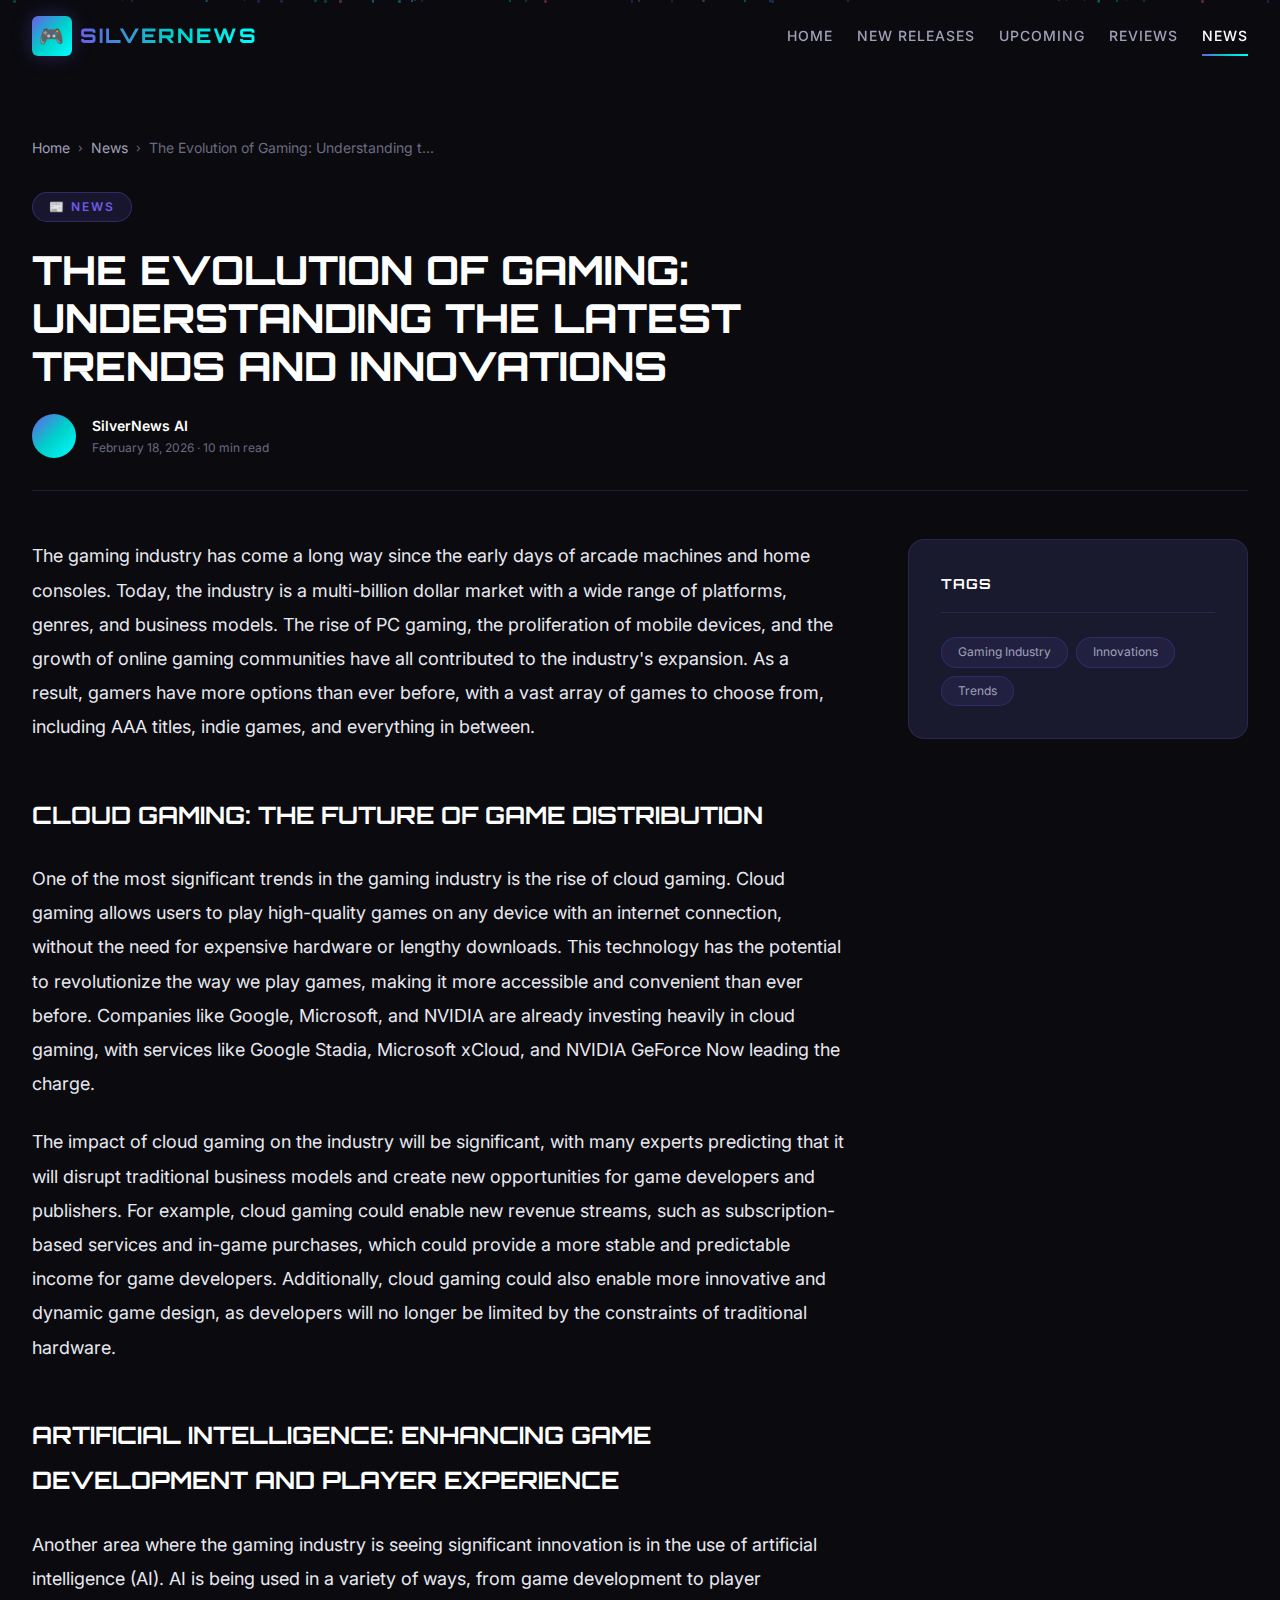
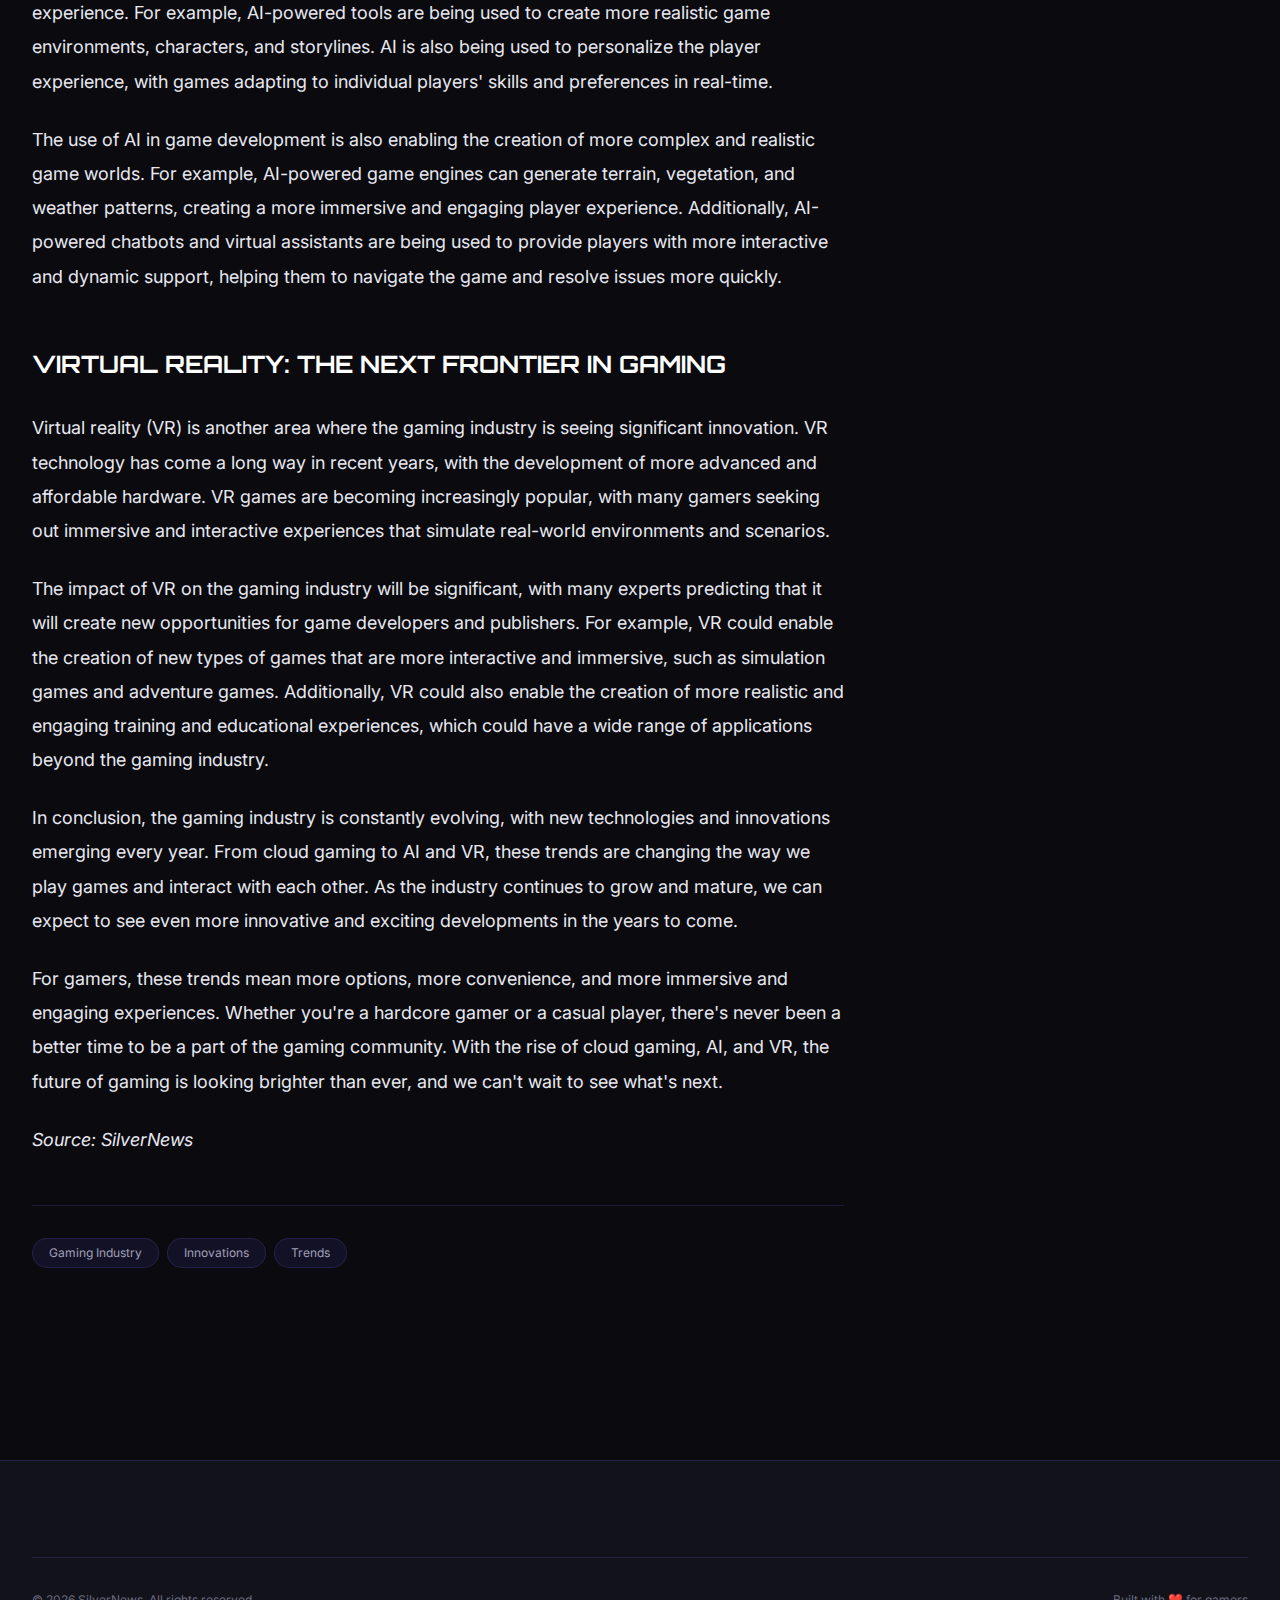
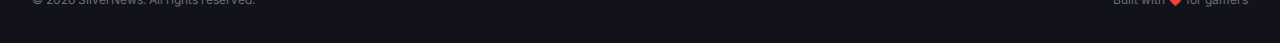
<file: articles/gaming-evolution-latest-trends-innovations.html>
<!DOCTYPE html>
<html lang="en">
<head>
    <meta charset="UTF-8">
    <meta name="viewport" content="width=device-width, initial-scale=1.0">
    <title>The Evolution of Gaming: Understanding the Latest Trends and Innovations — SilverNews</title>
    <meta name="description" content="The gaming industry is constantly evolving with new technologies and innovations emerging every year. In this article, we will delve into the latest trends and what they mean for gamers.">
    <meta name="author" content="SilverNews">
    <meta name="robots" content="index, follow">
    <link rel="canonical" href="https://mustafa785600.github.io/silvernews/articles/gaming-evolution-latest-trends-innovations.html">
    <meta property="og:type" content="article">
    <meta property="og:site_name" content="SilverNews">
    <meta property="og:title" content="The Evolution of Gaming: Understanding the Latest Trends and Innovations">
    <meta property="og:description" content="The gaming industry is constantly evolving with new technologies and innovations emerging every year. In this article, we will delve into the latest trends and what they mean for gamers.">
    <meta property="og:url" content="https://mustafa785600.github.io/silvernews/articles/gaming-evolution-latest-trends-innovations.html">
    <meta property="article:published_time" content="2026-02-18T10:37:09.933Z">
    <meta property="article:section" content="News">
    <meta property="article:tag" content="Gaming Industry">
    <meta property="article:tag" content="Innovations">
    <meta property="article:tag" content="Trends">
    <meta name="twitter:card" content="summary_large_image">
    <meta name="twitter:title" content="The Evolution of Gaming: Understanding the Latest Trends and Innovations">
    <meta name="twitter:description" content="The gaming industry is constantly evolving with new technologies and innovations emerging every year. In this article, we will delve into the latest trends and what they mean for gamers.">
    <script type="application/ld+json">
    {
      "@context":"https://schema.org","@type":"NewsArticle",
      "headline":"The Evolution of Gaming: Understanding the Latest Trends and Innovations","description":"The gaming industry is constantly evolving with new technologies and innovations emerging every year. In this article, we will delve into the latest trends and what they mean for gamers.",
      "datePublished":"2026-02-18T10:37:09.933Z","dateModified":"2026-02-18T10:37:09.933Z",
      "author":{"@type":"Organization","name":"SilverNews"},
      "publisher":{"@type":"Organization","name":"SilverNews"},
      "mainEntityOfPage":{"@type":"WebPage","@id":"https://mustafa785600.github.io/silvernews/articles/gaming-evolution-latest-trends-innovations.html"}
    }
    </script>
    <link rel="icon" type="image/svg+xml" href="data:image/svg+xml,<svg xmlns='http://www.w3.org/2000/svg' viewBox='0 0 100 100'><text y='.9em' font-size='90'>🎮</text></svg>">
    <link rel="stylesheet" href="../css/style.css">
</head>
<body>
    <div class="bg-particles" id="particles"></div>
    <header class="header scrolled" id="header">
        <div class="header-inner">
            <a href="../index.html" class="logo"><div class="logo-icon">🎮</div><span>SilverNews</span></a>
            <nav class="nav-menu" id="navMenu">
                <a href="../index.html" class="nav-link">Home</a>
                <a href="../category.html" class="nav-link">New Releases</a>
                <a href="../category.html" class="nav-link">Upcoming</a>
                <a href="../category.html" class="nav-link">Reviews</a>
                <a href="#" class="nav-link active">News</a>
            </nav>
            <button class="hamburger" id="hamburger" aria-label="Toggle navigation"><span></span><span></span><span></span></button>
        </div>
    </header>
    <div class="article-header">
        <div class="container">
            <nav class="article-breadcrumbs" aria-label="Breadcrumb">
                <a href="../index.html">Home</a><span class="separator">›</span>
                <a href="../category.html">News</a><span class="separator">›</span>
                <span>The Evolution of Gaming: Understanding t...</span>
            </nav>
            <span class="article-category-tag">📰 News</span>
            <h1 class="article-title">The Evolution of Gaming: Understanding the Latest Trends and Innovations</h1>
            <div class="article-meta-bar">
                <div class="article-author-info">
                    <div class="article-author-avatar"></div>
                    <div class="article-author-details">
                        <span class="article-author-name">SilverNews AI</span>
                        <span class="article-date">February 18, 2026 · 10 min read</span>
                    </div>
                </div>
            </div>
        </div>
    </div>
    <section class="section" style="padding-top:0">
        <div class="container">
            <div class="article-layout">
                <main>
                    <div class="article-content">
                        <p>The gaming industry has come a long way since the early days of arcade machines and home consoles. Today, the industry is a multi-billion dollar market with a wide range of platforms, genres, and business models. The rise of PC gaming, the proliferation of mobile devices, and the growth of online gaming communities have all contributed to the industry's expansion. As a result, gamers have more options than ever before, with a vast array of games to choose from, including AAA titles, indie games, and everything in between.</p>
                        <h2>Cloud Gaming: The Future of Game Distribution</h2>
                        <p>One of the most significant trends in the gaming industry is the rise of cloud gaming. Cloud gaming allows users to play high-quality games on any device with an internet connection, without the need for expensive hardware or lengthy downloads. This technology has the potential to revolutionize the way we play games, making it more accessible and convenient than ever before. Companies like Google, Microsoft, and NVIDIA are already investing heavily in cloud gaming, with services like Google Stadia, Microsoft xCloud, and NVIDIA GeForce Now leading the charge.</p>
                        <p>The impact of cloud gaming on the industry will be significant, with many experts predicting that it will disrupt traditional business models and create new opportunities for game developers and publishers. For example, cloud gaming could enable new revenue streams, such as subscription-based services and in-game purchases, which could provide a more stable and predictable income for game developers. Additionally, cloud gaming could also enable more innovative and dynamic game design, as developers will no longer be limited by the constraints of traditional hardware.</p>
                        <h2>Artificial Intelligence: Enhancing Game Development and Player Experience</h2>
                        <p>Another area where the gaming industry is seeing significant innovation is in the use of artificial intelligence (AI). AI is being used in a variety of ways, from game development to player experience. For example, AI-powered tools are being used to create more realistic game environments, characters, and storylines. AI is also being used to personalize the player experience, with games adapting to individual players' skills and preferences in real-time.</p>
                        <p>The use of AI in game development is also enabling the creation of more complex and realistic game worlds. For example, AI-powered game engines can generate terrain, vegetation, and weather patterns, creating a more immersive and engaging player experience. Additionally, AI-powered chatbots and virtual assistants are being used to provide players with more interactive and dynamic support, helping them to navigate the game and resolve issues more quickly.</p>
                        <h2>Virtual Reality: The Next Frontier in Gaming</h2>
                        <p>Virtual reality (VR) is another area where the gaming industry is seeing significant innovation. VR technology has come a long way in recent years, with the development of more advanced and affordable hardware. VR games are becoming increasingly popular, with many gamers seeking out immersive and interactive experiences that simulate real-world environments and scenarios.</p>
                        <p>The impact of VR on the gaming industry will be significant, with many experts predicting that it will create new opportunities for game developers and publishers. For example, VR could enable the creation of new types of games that are more interactive and immersive, such as simulation games and adventure games. Additionally, VR could also enable the creation of more realistic and engaging training and educational experiences, which could have a wide range of applications beyond the gaming industry.</p>
                        <p>In conclusion, the gaming industry is constantly evolving, with new technologies and innovations emerging every year. From cloud gaming to AI and VR, these trends are changing the way we play games and interact with each other. As the industry continues to grow and mature, we can expect to see even more innovative and exciting developments in the years to come.</p>
                        <p>For gamers, these trends mean more options, more convenience, and more immersive and engaging experiences. Whether you're a hardcore gamer or a casual player, there's never been a better time to be a part of the gaming community. With the rise of cloud gaming, AI, and VR, the future of gaming is looking brighter than ever, and we can't wait to see what's next.</p>
                        <p><em>Source: <a href="https://www.silvernews.com" target="_blank" rel="noopener">SilverNews</a></em></p>
                    </div>
                    <div class="article-tags"><a href="#" class="tag">Gaming Industry</a>
                        <a href="#" class="tag">Innovations</a>
                        <a href="#" class="tag">Trends</a></div>
                </main>
                <aside class="sidebar">
                    <div class="sidebar-widget"><h3 class="sidebar-title">Tags</h3><div class="tag-cloud"><a href="#" class="tag">Gaming Industry</a>
                        <a href="#" class="tag">Innovations</a>
                        <a href="#" class="tag">Trends</a></div></div>
                </aside>
            </div>
        </div>
    </section>
    <footer class="footer"><div class="container"><div class="footer-bottom"><span>© 2026 SilverNews. All rights reserved.</span><span>Built with ❤️ for gamers</span></div></div></footer>
    <script src="../js/main.js"></script>
</body>
</html>
</file>
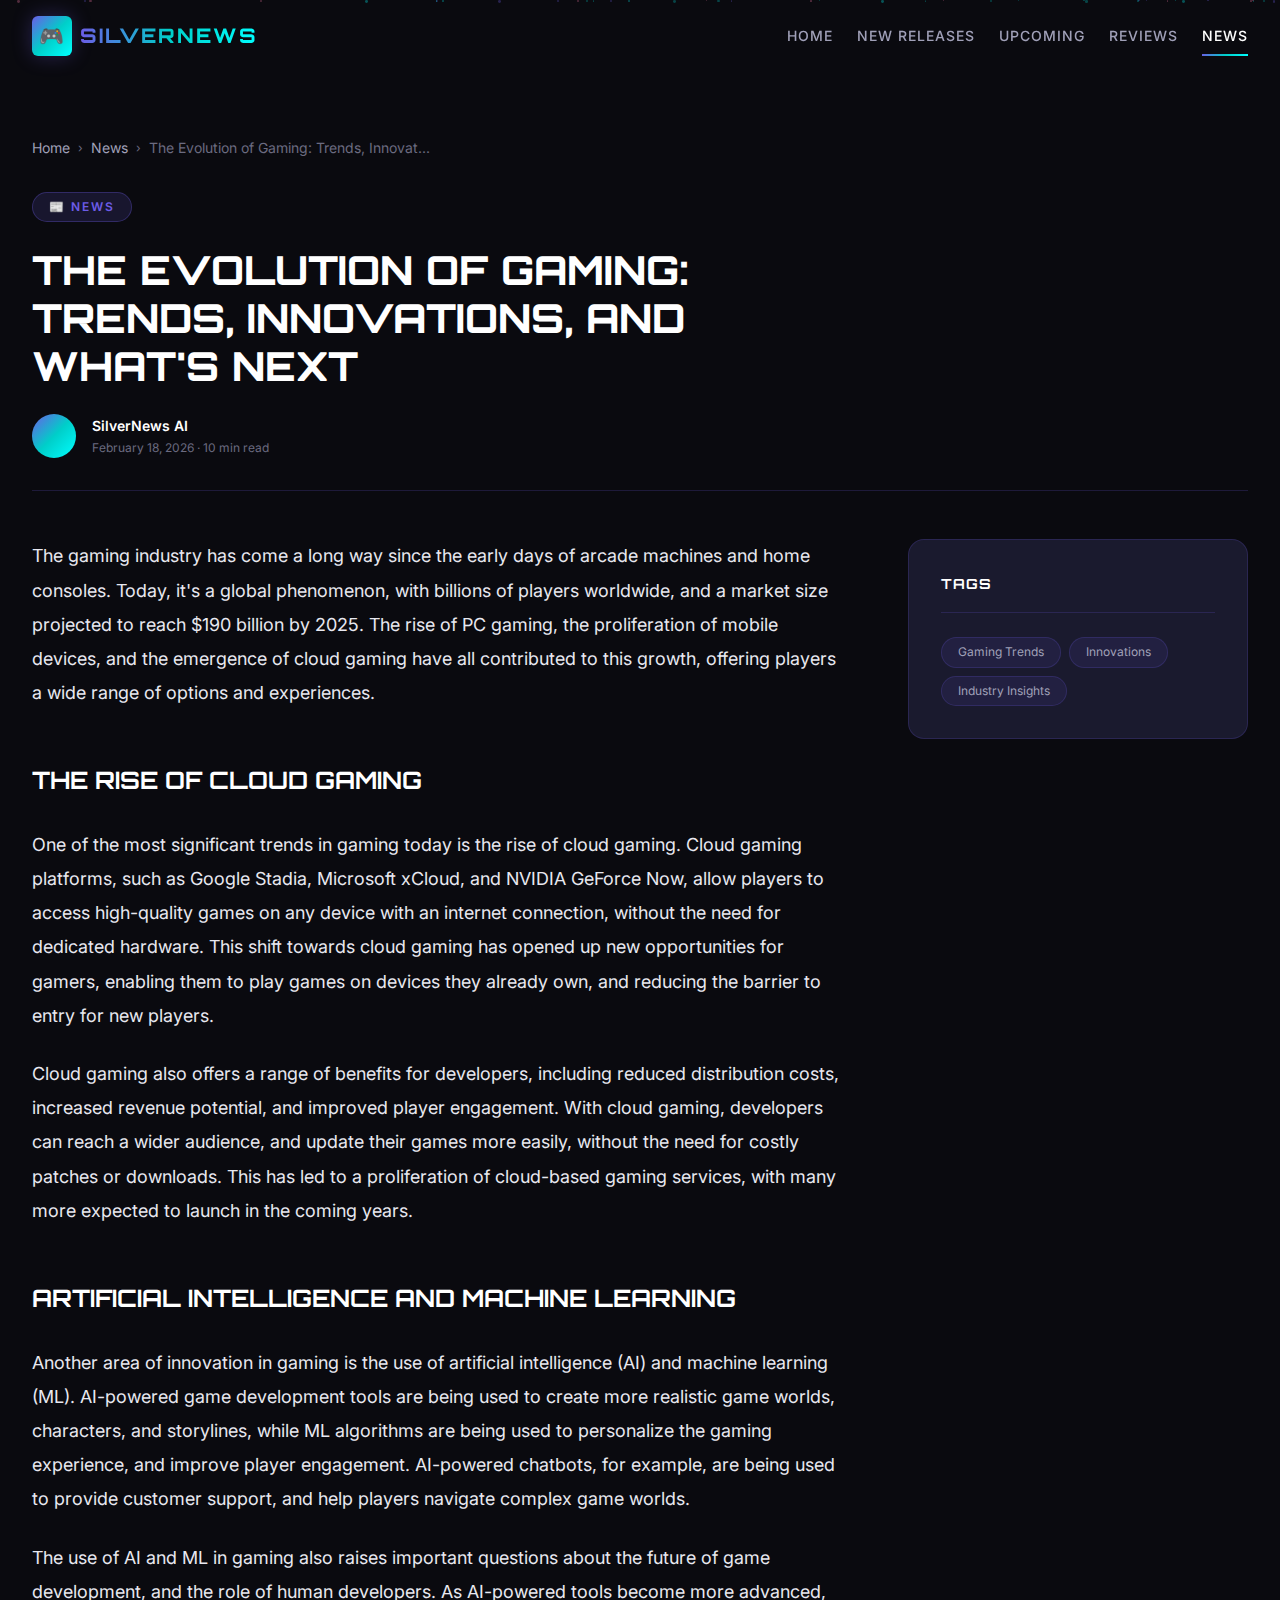
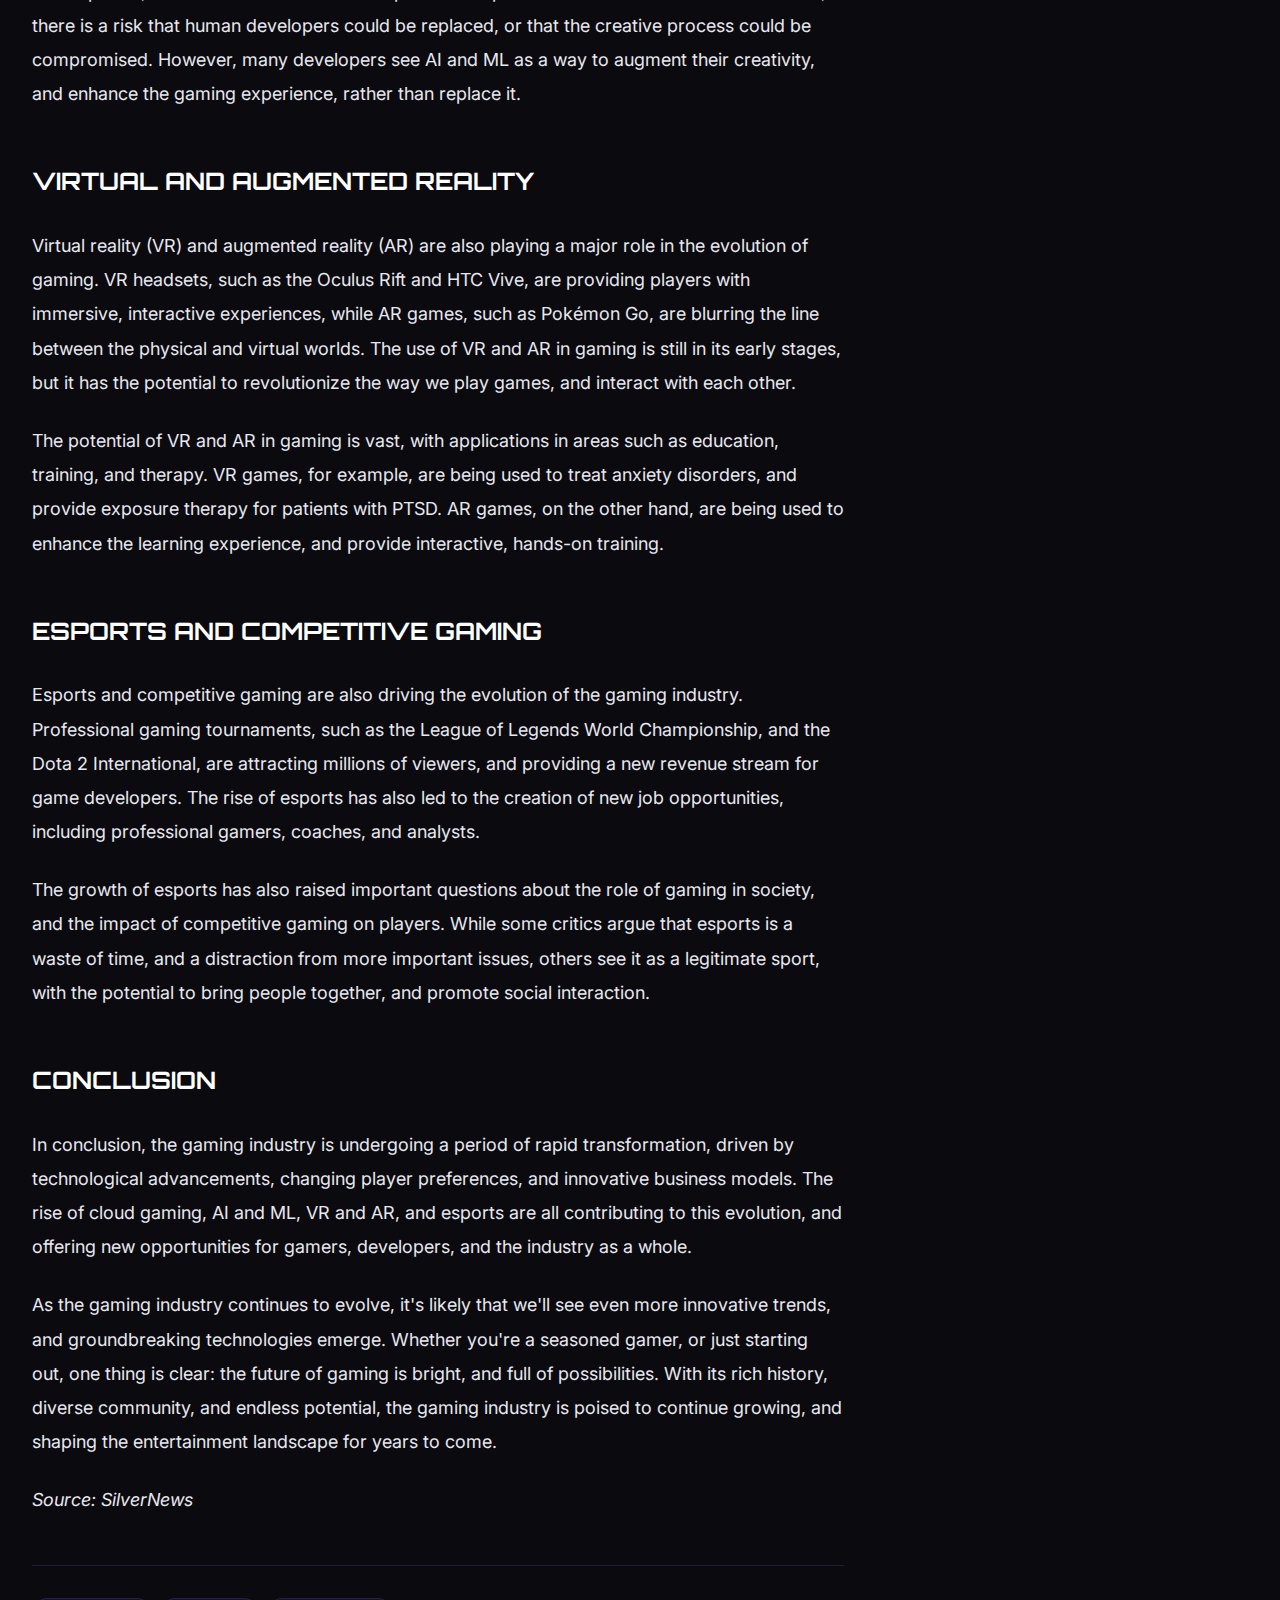
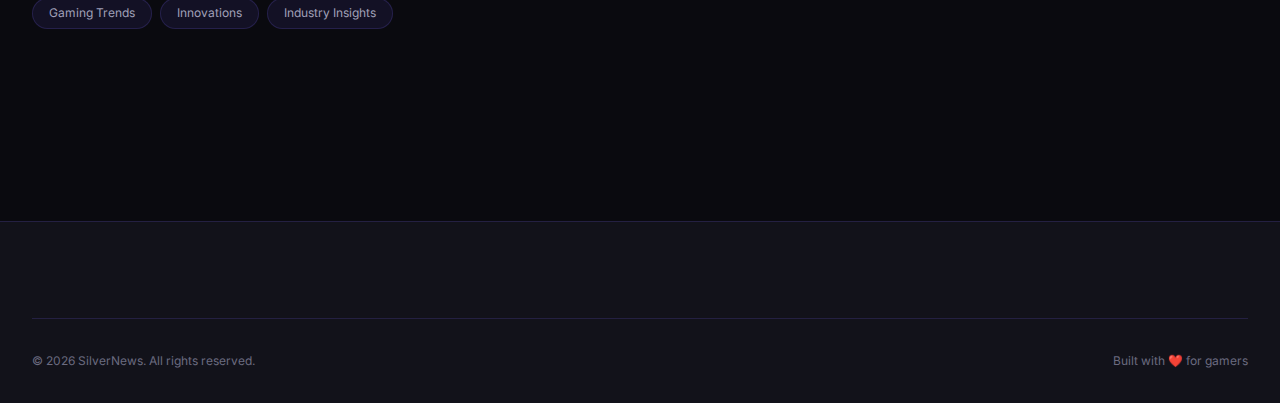
<file: articles/gaming-evolution-trends-innovations.html>
<!DOCTYPE html>
<html lang="en">
<head>
    <meta charset="UTF-8">
    <meta name="viewport" content="width=device-width, initial-scale=1.0">
    <title>The Evolution of Gaming: Trends, Innovations, and What's Next — SilverNews</title>
    <meta name="description" content="The gaming industry has undergone significant transformations over the years, driven by technological advancements, changing player preferences, and innovative business models. In this article, we'll delve into the current state of gaming, exploring the latest trends, innovations, and what they mean for gamers.">
    <meta name="author" content="SilverNews">
    <meta name="robots" content="index, follow">
    <link rel="canonical" href="https://mustafa785600.github.io/silvernews/articles/gaming-evolution-trends-innovations.html">
    <meta property="og:type" content="article">
    <meta property="og:site_name" content="SilverNews">
    <meta property="og:title" content="The Evolution of Gaming: Trends, Innovations, and What's Next">
    <meta property="og:description" content="The gaming industry has undergone significant transformations over the years, driven by technological advancements, changing player preferences, and innovative business models. In this article, we'll delve into the current state of gaming, exploring the latest trends, innovations, and what they mean for gamers.">
    <meta property="og:url" content="https://mustafa785600.github.io/silvernews/articles/gaming-evolution-trends-innovations.html">
    <meta property="article:published_time" content="2026-02-18T10:37:01.729Z">
    <meta property="article:section" content="News">
    <meta property="article:tag" content="Gaming Trends">
    <meta property="article:tag" content="Innovations">
    <meta property="article:tag" content="Industry Insights">
    <meta name="twitter:card" content="summary_large_image">
    <meta name="twitter:title" content="The Evolution of Gaming: Trends, Innovations, and What's Next">
    <meta name="twitter:description" content="The gaming industry has undergone significant transformations over the years, driven by technological advancements, changing player preferences, and innovative business models. In this article, we'll delve into the current state of gaming, exploring the latest trends, innovations, and what they mean for gamers.">
    <script type="application/ld+json">
    {
      "@context":"https://schema.org","@type":"NewsArticle",
      "headline":"The Evolution of Gaming: Trends, Innovations, and What's Next","description":"The gaming industry has undergone significant transformations over the years, driven by technological advancements, changing player preferences, and innovative business models. In this article, we'll delve into the current state of gaming, exploring the latest trends, innovations, and what they mean for gamers.",
      "datePublished":"2026-02-18T10:37:01.729Z","dateModified":"2026-02-18T10:37:01.729Z",
      "author":{"@type":"Organization","name":"SilverNews"},
      "publisher":{"@type":"Organization","name":"SilverNews"},
      "mainEntityOfPage":{"@type":"WebPage","@id":"https://mustafa785600.github.io/silvernews/articles/gaming-evolution-trends-innovations.html"}
    }
    </script>
    <link rel="icon" type="image/svg+xml" href="data:image/svg+xml,<svg xmlns='http://www.w3.org/2000/svg' viewBox='0 0 100 100'><text y='.9em' font-size='90'>🎮</text></svg>">
    <link rel="stylesheet" href="../css/style.css">
</head>
<body>
    <div class="bg-particles" id="particles"></div>
    <header class="header scrolled" id="header">
        <div class="header-inner">
            <a href="../index.html" class="logo"><div class="logo-icon">🎮</div><span>SilverNews</span></a>
            <nav class="nav-menu" id="navMenu">
                <a href="../index.html" class="nav-link">Home</a>
                <a href="../category.html" class="nav-link">New Releases</a>
                <a href="../category.html" class="nav-link">Upcoming</a>
                <a href="../category.html" class="nav-link">Reviews</a>
                <a href="#" class="nav-link active">News</a>
            </nav>
            <button class="hamburger" id="hamburger" aria-label="Toggle navigation"><span></span><span></span><span></span></button>
        </div>
    </header>
    <div class="article-header">
        <div class="container">
            <nav class="article-breadcrumbs" aria-label="Breadcrumb">
                <a href="../index.html">Home</a><span class="separator">›</span>
                <a href="../category.html">News</a><span class="separator">›</span>
                <span>The Evolution of Gaming: Trends, Innovat...</span>
            </nav>
            <span class="article-category-tag">📰 News</span>
            <h1 class="article-title">The Evolution of Gaming: Trends, Innovations, and What's Next</h1>
            <div class="article-meta-bar">
                <div class="article-author-info">
                    <div class="article-author-avatar"></div>
                    <div class="article-author-details">
                        <span class="article-author-name">SilverNews AI</span>
                        <span class="article-date">February 18, 2026 · 10 min read</span>
                    </div>
                </div>
            </div>
        </div>
    </div>
    <section class="section" style="padding-top:0">
        <div class="container">
            <div class="article-layout">
                <main>
                    <div class="article-content">
                        <p>The gaming industry has come a long way since the early days of arcade machines and home consoles. Today, it's a global phenomenon, with billions of players worldwide, and a market size projected to reach $190 billion by 2025. The rise of PC gaming, the proliferation of mobile devices, and the emergence of cloud gaming have all contributed to this growth, offering players a wide range of options and experiences.</p>
                        <h2>The Rise of Cloud Gaming</h2>
                        <p>One of the most significant trends in gaming today is the rise of cloud gaming. Cloud gaming platforms, such as Google Stadia, Microsoft xCloud, and NVIDIA GeForce Now, allow players to access high-quality games on any device with an internet connection, without the need for dedicated hardware. This shift towards cloud gaming has opened up new opportunities for gamers, enabling them to play games on devices they already own, and reducing the barrier to entry for new players.</p>
                        <p>Cloud gaming also offers a range of benefits for developers, including reduced distribution costs, increased revenue potential, and improved player engagement. With cloud gaming, developers can reach a wider audience, and update their games more easily, without the need for costly patches or downloads. This has led to a proliferation of cloud-based gaming services, with many more expected to launch in the coming years.</p>
                        <h2>Artificial Intelligence and Machine Learning</h2>
                        <p>Another area of innovation in gaming is the use of artificial intelligence (AI) and machine learning (ML). AI-powered game development tools are being used to create more realistic game worlds, characters, and storylines, while ML algorithms are being used to personalize the gaming experience, and improve player engagement. AI-powered chatbots, for example, are being used to provide customer support, and help players navigate complex game worlds.</p>
                        <p>The use of AI and ML in gaming also raises important questions about the future of game development, and the role of human developers. As AI-powered tools become more advanced, there is a risk that human developers could be replaced, or that the creative process could be compromised. However, many developers see AI and ML as a way to augment their creativity, and enhance the gaming experience, rather than replace it.</p>
                        <h2>Virtual and Augmented Reality</h2>
                        <p>Virtual reality (VR) and augmented reality (AR) are also playing a major role in the evolution of gaming. VR headsets, such as the Oculus Rift and HTC Vive, are providing players with immersive, interactive experiences, while AR games, such as Pokémon Go, are blurring the line between the physical and virtual worlds. The use of VR and AR in gaming is still in its early stages, but it has the potential to revolutionize the way we play games, and interact with each other.</p>
                        <p>The potential of VR and AR in gaming is vast, with applications in areas such as education, training, and therapy. VR games, for example, are being used to treat anxiety disorders, and provide exposure therapy for patients with PTSD. AR games, on the other hand, are being used to enhance the learning experience, and provide interactive, hands-on training.</p>
                        <h2>Esports and Competitive Gaming</h2>
                        <p>Esports and competitive gaming are also driving the evolution of the gaming industry. Professional gaming tournaments, such as the League of Legends World Championship, and the Dota 2 International, are attracting millions of viewers, and providing a new revenue stream for game developers. The rise of esports has also led to the creation of new job opportunities, including professional gamers, coaches, and analysts.</p>
                        <p>The growth of esports has also raised important questions about the role of gaming in society, and the impact of competitive gaming on players. While some critics argue that esports is a waste of time, and a distraction from more important issues, others see it as a legitimate sport, with the potential to bring people together, and promote social interaction.</p>
                        <h2>Conclusion</h2>
                        <p>In conclusion, the gaming industry is undergoing a period of rapid transformation, driven by technological advancements, changing player preferences, and innovative business models. The rise of cloud gaming, AI and ML, VR and AR, and esports are all contributing to this evolution, and offering new opportunities for gamers, developers, and the industry as a whole.</p>
                        <p>As the gaming industry continues to evolve, it's likely that we'll see even more innovative trends, and groundbreaking technologies emerge. Whether you're a seasoned gamer, or just starting out, one thing is clear: the future of gaming is bright, and full of possibilities. With its rich history, diverse community, and endless potential, the gaming industry is poised to continue growing, and shaping the entertainment landscape for years to come.</p>
                        <p><em>Source: <a href="https://www.silvernews.com/gaming-evolution-trends-innovations" target="_blank" rel="noopener">SilverNews</a></em></p>
                    </div>
                    <div class="article-tags"><a href="#" class="tag">Gaming Trends</a>
                        <a href="#" class="tag">Innovations</a>
                        <a href="#" class="tag">Industry Insights</a></div>
                </main>
                <aside class="sidebar">
                    <div class="sidebar-widget"><h3 class="sidebar-title">Tags</h3><div class="tag-cloud"><a href="#" class="tag">Gaming Trends</a>
                        <a href="#" class="tag">Innovations</a>
                        <a href="#" class="tag">Industry Insights</a></div></div>
                </aside>
            </div>
        </div>
    </section>
    <footer class="footer"><div class="container"><div class="footer-bottom"><span>© 2026 SilverNews. All rights reserved.</span><span>Built with ❤️ for gamers</span></div></div></footer>
    <script src="../js/main.js"></script>
</body>
</html>
</file>
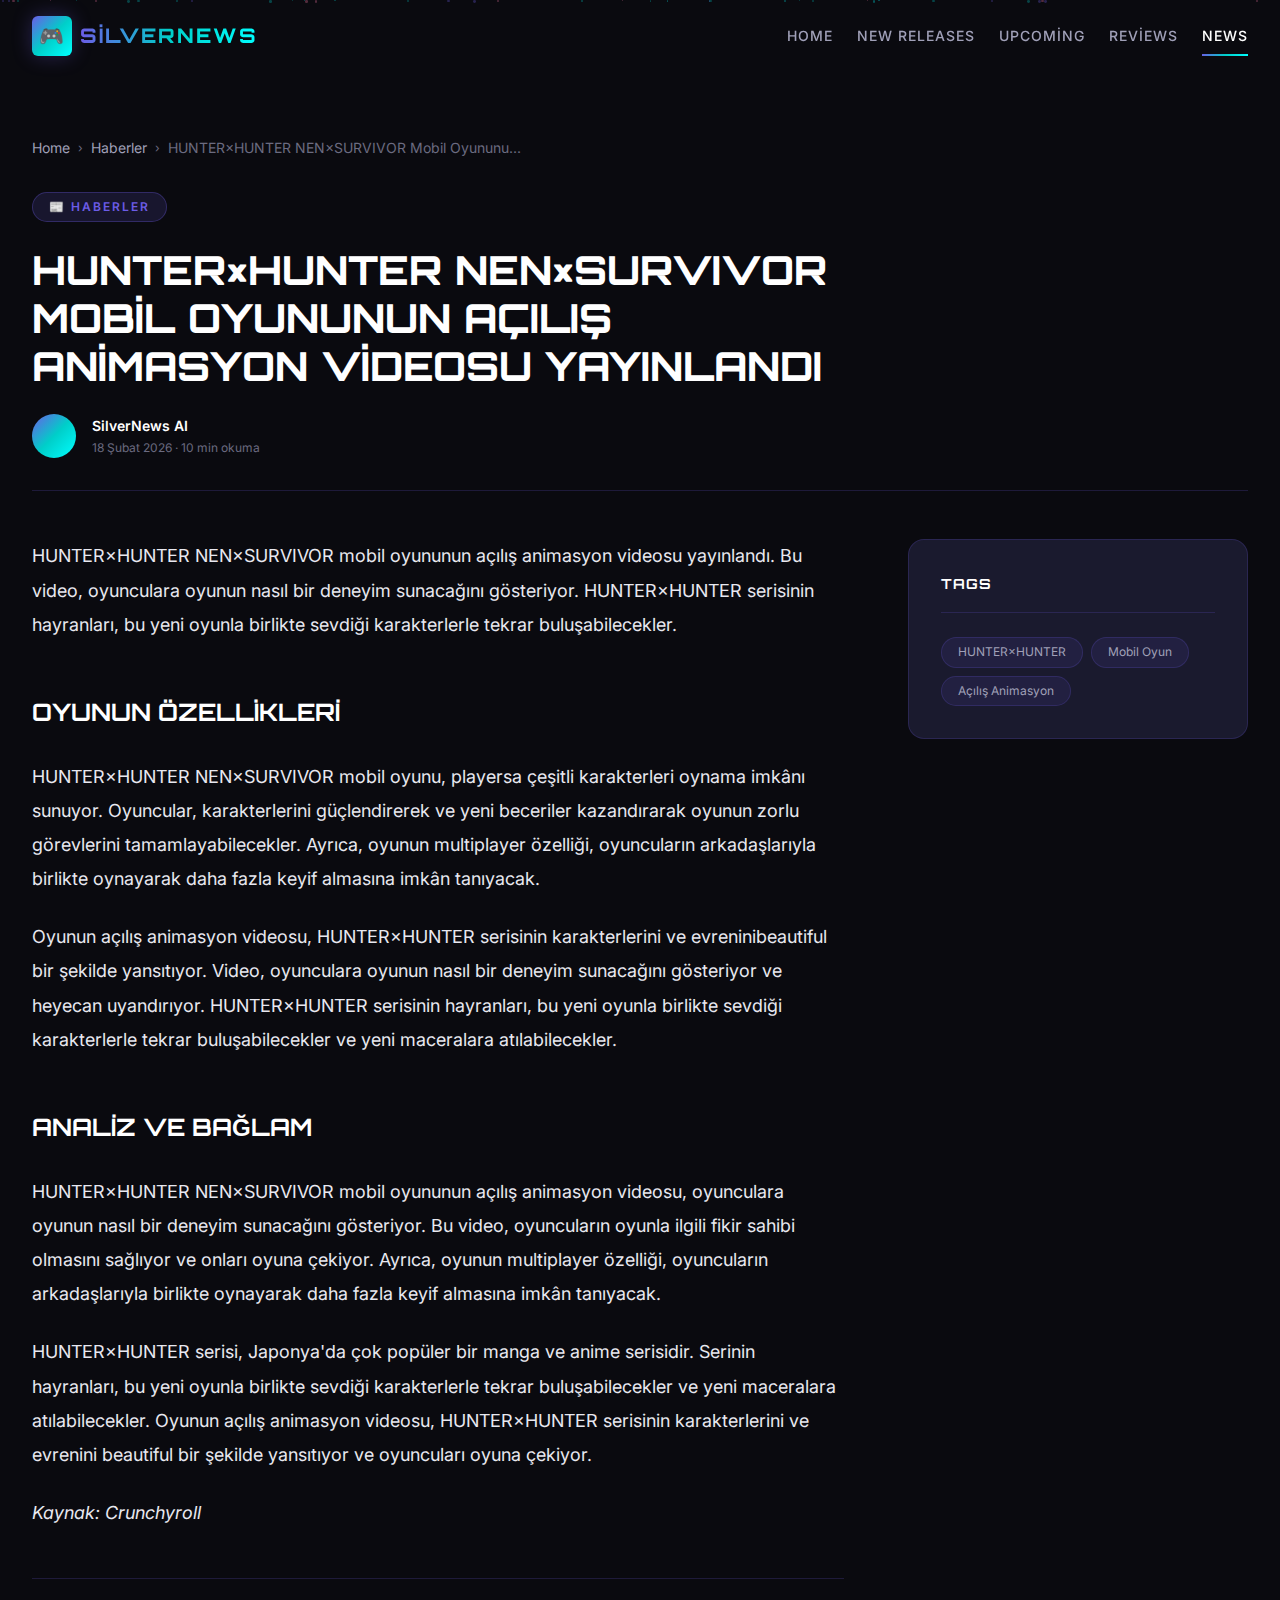
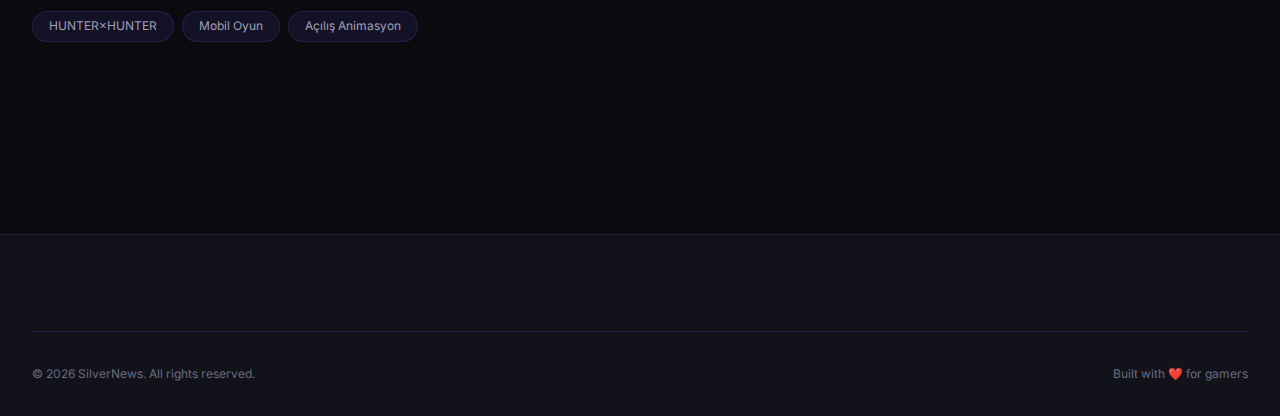
<file: articles/hunter-x-hunter-nen-x-survivor-mobile-game.html>
<!DOCTYPE html>
<html lang="tr">
<head>
    <meta charset="UTF-8">
    <meta name="viewport" content="width=device-width, initial-scale=1.0">
    <title>HUNTER×HUNTER NEN×SURVIVOR Mobil Oyununun Açılış Animasyon Videosu Yayınlandı — SilverNews</title>
    <meta name="description" content="HUNTER×HUNTER NEN×SURVIVOR mobil oyununun açılış animasyon videosu yayınlandı. Oyuncular, bu yeni oyunla birlikte HUNTER×HUNTER evrenine mobil cihazlarında adım atabilecekler.">
    <meta name="author" content="SilverNews AI">
    <meta name="robots" content="index, follow">
    <link rel="canonical" href="https://mustafa785600.github.io/silvernews/articles/hunter-x-hunter-nen-x-survivor-mobile-game.html">
    <meta property="og:type" content="article">
    <meta property="og:site_name" content="SilverNews">
    <meta property="og:title" content="HUNTER×HUNTER NEN×SURVIVOR Mobil Oyununun Açılış Animasyon Videosu Yayınlandı">
    <meta property="og:description" content="HUNTER×HUNTER NEN×SURVIVOR mobil oyununun açılış animasyon videosu yayınlandı. Oyuncular, bu yeni oyunla birlikte HUNTER×HUNTER evrenine mobil cihazlarında adım atabilecekler.">
    <meta property="og:url" content="https://mustafa785600.github.io/silvernews/articles/hunter-x-hunter-nen-x-survivor-mobile-game.html">
    <meta property="article:published_time" content="2026-02-18T09:43:43.511Z">
    <meta property="article:section" content="Haberler">
    <meta property="article:tag" content="HUNTER×HUNTER">
    <meta property="article:tag" content="Mobil Oyun">
    <meta property="article:tag" content="Açılış Animasyon">
    <meta name="twitter:card" content="summary_large_image">
    <meta name="twitter:title" content="HUNTER×HUNTER NEN×SURVIVOR Mobil Oyununun Açılış Animasyon Videosu Yayınlandı">
    <meta name="twitter:description" content="HUNTER×HUNTER NEN×SURVIVOR mobil oyununun açılış animasyon videosu yayınlandı. Oyuncular, bu yeni oyunla birlikte HUNTER×HUNTER evrenine mobil cihazlarında adım atabilecekler.">
    <script type="application/ld+json">
    {
      "@context": "https://schema.org",
      "@type": "NewsArticle",
      "headline": "HUNTER×HUNTER NEN×SURVIVOR Mobil Oyununun Açılış Animasyon Videosu Yayınlandı",
      "description": "HUNTER×HUNTER NEN×SURVIVOR mobil oyununun açılış animasyon videosu yayınlandı. Oyuncular, bu yeni oyunla birlikte HUNTER×HUNTER evrenine mobil cihazlarında adım atabilecekler.",
      "datePublished": "2026-02-18T09:43:43.511Z",
      "dateModified": "2026-02-18T09:43:43.511Z",
      "author": {"@type": "Organization", "name": "SilverNews"},
      "publisher": {"@type": "Organization", "name": "SilverNews"},
      "mainEntityOfPage": {"@type": "WebPage", "@id": "https://mustafa785600.github.io/silvernews/articles/hunter-x-hunter-nen-x-survivor-mobile-game.html"}
    }
    </script>
    <link rel="icon" type="image/svg+xml" href="data:image/svg+xml,<svg xmlns='http://www.w3.org/2000/svg' viewBox='0 0 100 100'><text y='.9em' font-size='90'>🎮</text></svg>">
    <link rel="stylesheet" href="../css/style.css">
</head>
<body>
    <div class="bg-particles" id="particles"></div>
    <header class="header scrolled" id="header">
        <div class="header-inner">
            <a href="../index.html" class="logo">
                <div class="logo-icon">🎮</div>
                <span>SilverNews</span>
            </a>
            <nav class="nav-menu" id="navMenu">
                <a href="../index.html" class="nav-link">Home</a>
                <a href="../category.html" class="nav-link">New Releases</a>
                <a href="../category.html" class="nav-link">Upcoming</a>
                <a href="../category.html" class="nav-link">Reviews</a>
                <a href="#" class="nav-link active">News</a>
            </nav>
            <button class="hamburger" id="hamburger" aria-label="Toggle navigation">
                <span></span><span></span><span></span>
            </button>
        </div>
    </header>
    <div class="article-header">
        <div class="container">
            <nav class="article-breadcrumbs" aria-label="Breadcrumb">
                <a href="../index.html">Home</a>
                <span class="separator">›</span>
                <a href="../category.html">Haberler</a>
                <span class="separator">›</span>
                <span>HUNTER×HUNTER NEN×SURVIVOR Mobil Oyununu...</span>
            </nav>
            <span class="article-category-tag">📰 Haberler</span>
            <h1 class="article-title">HUNTER×HUNTER NEN×SURVIVOR Mobil Oyununun Açılış Animasyon Videosu Yayınlandı</h1>
            <div class="article-meta-bar">
                <div class="article-author-info">
                    <div class="article-author-avatar"></div>
                    <div class="article-author-details">
                        <span class="article-author-name">SilverNews AI</span>
                        <span class="article-date">18 Şubat 2026 · 10 min okuma</span>
                    </div>
                </div>
            </div>
        </div>
    </div>
    <section class="section" style="padding-top: 0;">
        <div class="container">
            <div class="article-layout">
                <main>
                    <div class="article-content">
                        <p>HUNTER×HUNTER NEN×SURVIVOR mobil oyununun açılış animasyon videosu yayınlandı. Bu video, oyunculara oyunun nasıl bir deneyim sunacağını gösteriyor. HUNTER×HUNTER serisinin hayranları, bu yeni oyunla birlikte sevdiği karakterlerle tekrar buluşabilecekler.</p>
                        <h2>Oyunun Özellikleri</h2>
                        <p>HUNTER×HUNTER NEN×SURVIVOR mobil oyunu, playersa çeşitli karakterleri oynama imkânı sunuyor. Oyuncular, karakterlerini güçlendirerek ve yeni beceriler kazandırarak oyunun zorlu görevlerini tamamlayabilecekler. Ayrıca, oyunun multiplayer özelliği, oyuncuların arkadaşlarıyla birlikte oynayarak daha fazla keyif almasına imkân tanıyacak.</p>
                        <p>Oyunun açılış animasyon videosu, HUNTER×HUNTER serisinin karakterlerini ve evreninibeautiful bir şekilde yansıtıyor. Video, oyunculara oyunun nasıl bir deneyim sunacağını gösteriyor ve heyecan uyandırıyor. HUNTER×HUNTER serisinin hayranları, bu yeni oyunla birlikte sevdiği karakterlerle tekrar buluşabilecekler ve yeni maceralara atılabilecekler.</p>
                        <h2>Analiz ve Bağlam</h2>
                        <p>HUNTER×HUNTER NEN×SURVIVOR mobil oyununun açılış animasyon videosu, oyunculara oyunun nasıl bir deneyim sunacağını gösteriyor. Bu video, oyuncuların oyunla ilgili fikir sahibi olmasını sağlıyor ve onları oyuna çekiyor. Ayrıca, oyunun multiplayer özelliği, oyuncuların arkadaşlarıyla birlikte oynayarak daha fazla keyif almasına imkân tanıyacak.</p>
                        <p>HUNTER×HUNTER serisi, Japonya'da çok popüler bir manga ve anime serisidir. Serinin hayranları, bu yeni oyunla birlikte sevdiği karakterlerle tekrar buluşabilecekler ve yeni maceralara atılabilecekler. Oyunun açılış animasyon videosu, HUNTER×HUNTER serisinin karakterlerini ve evrenini beautiful bir şekilde yansıtıyor ve oyuncuları oyuna çekiyor.</p>
                        <p><em>Kaynak: <a href="https://news.google.com/rss/articles/[base64]?oc=5" target="_blank" rel="noopener">Crunchyroll</a></em></p>
                    </div>
                    <div class="article-tags">
                        <a href="#" class="tag">HUNTER×HUNTER</a>
                        <a href="#" class="tag">Mobil Oyun</a>
                        <a href="#" class="tag">Açılış Animasyon</a>
                    </div>
                </main>
                <aside class="sidebar">
                    <div class="sidebar-widget">
                        <h3 class="sidebar-title">Tags</h3>
                        <div class="tag-cloud">
                            <a href="#" class="tag">HUNTER×HUNTER</a>
                        <a href="#" class="tag">Mobil Oyun</a>
                        <a href="#" class="tag">Açılış Animasyon</a>
                        </div>
                    </div>
                </aside>
            </div>
        </div>
    </section>
    <footer class="footer">
        <div class="container">
            <div class="footer-bottom">
                <span>© 2026 SilverNews. All rights reserved.</span>
                <span>Built with ❤️ for gamers</span>
            </div>
        </div>
    </footer>
    <script src="../js/main.js"></script>
</body>
</html>
</file>
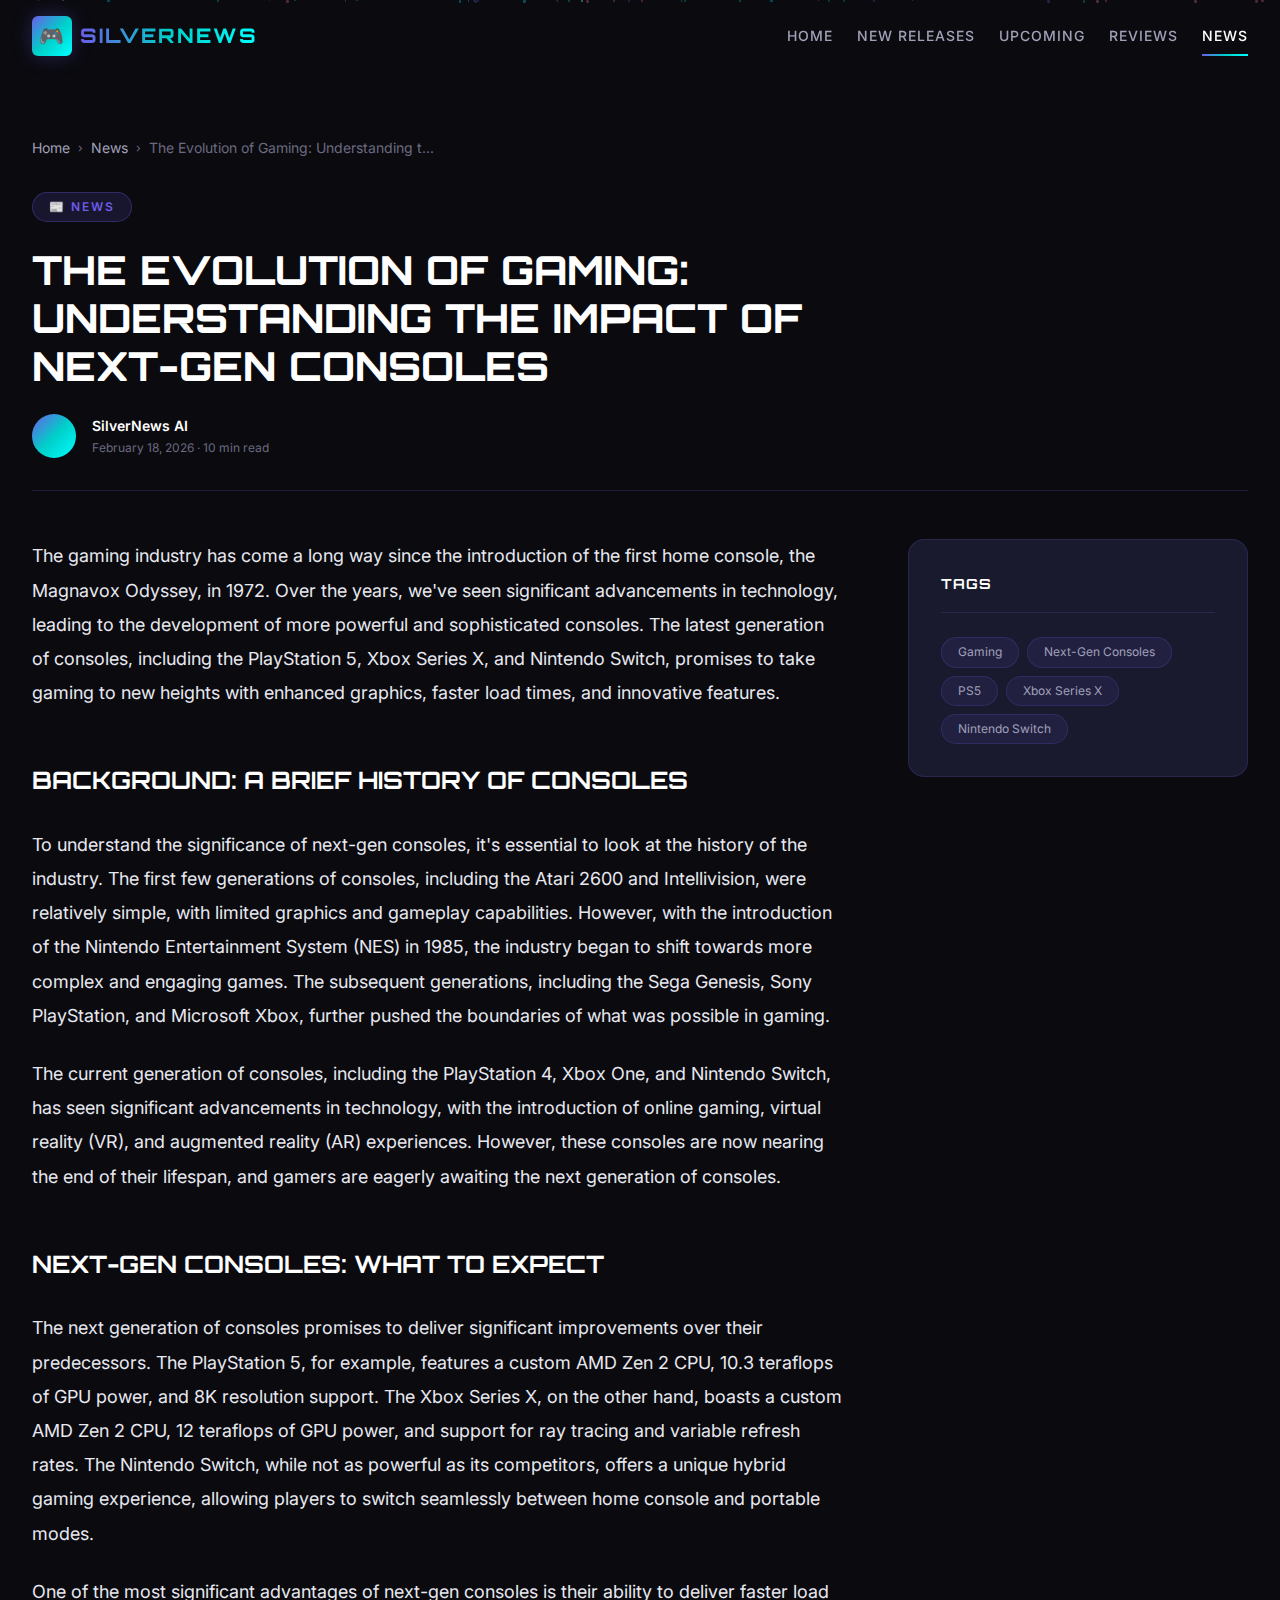
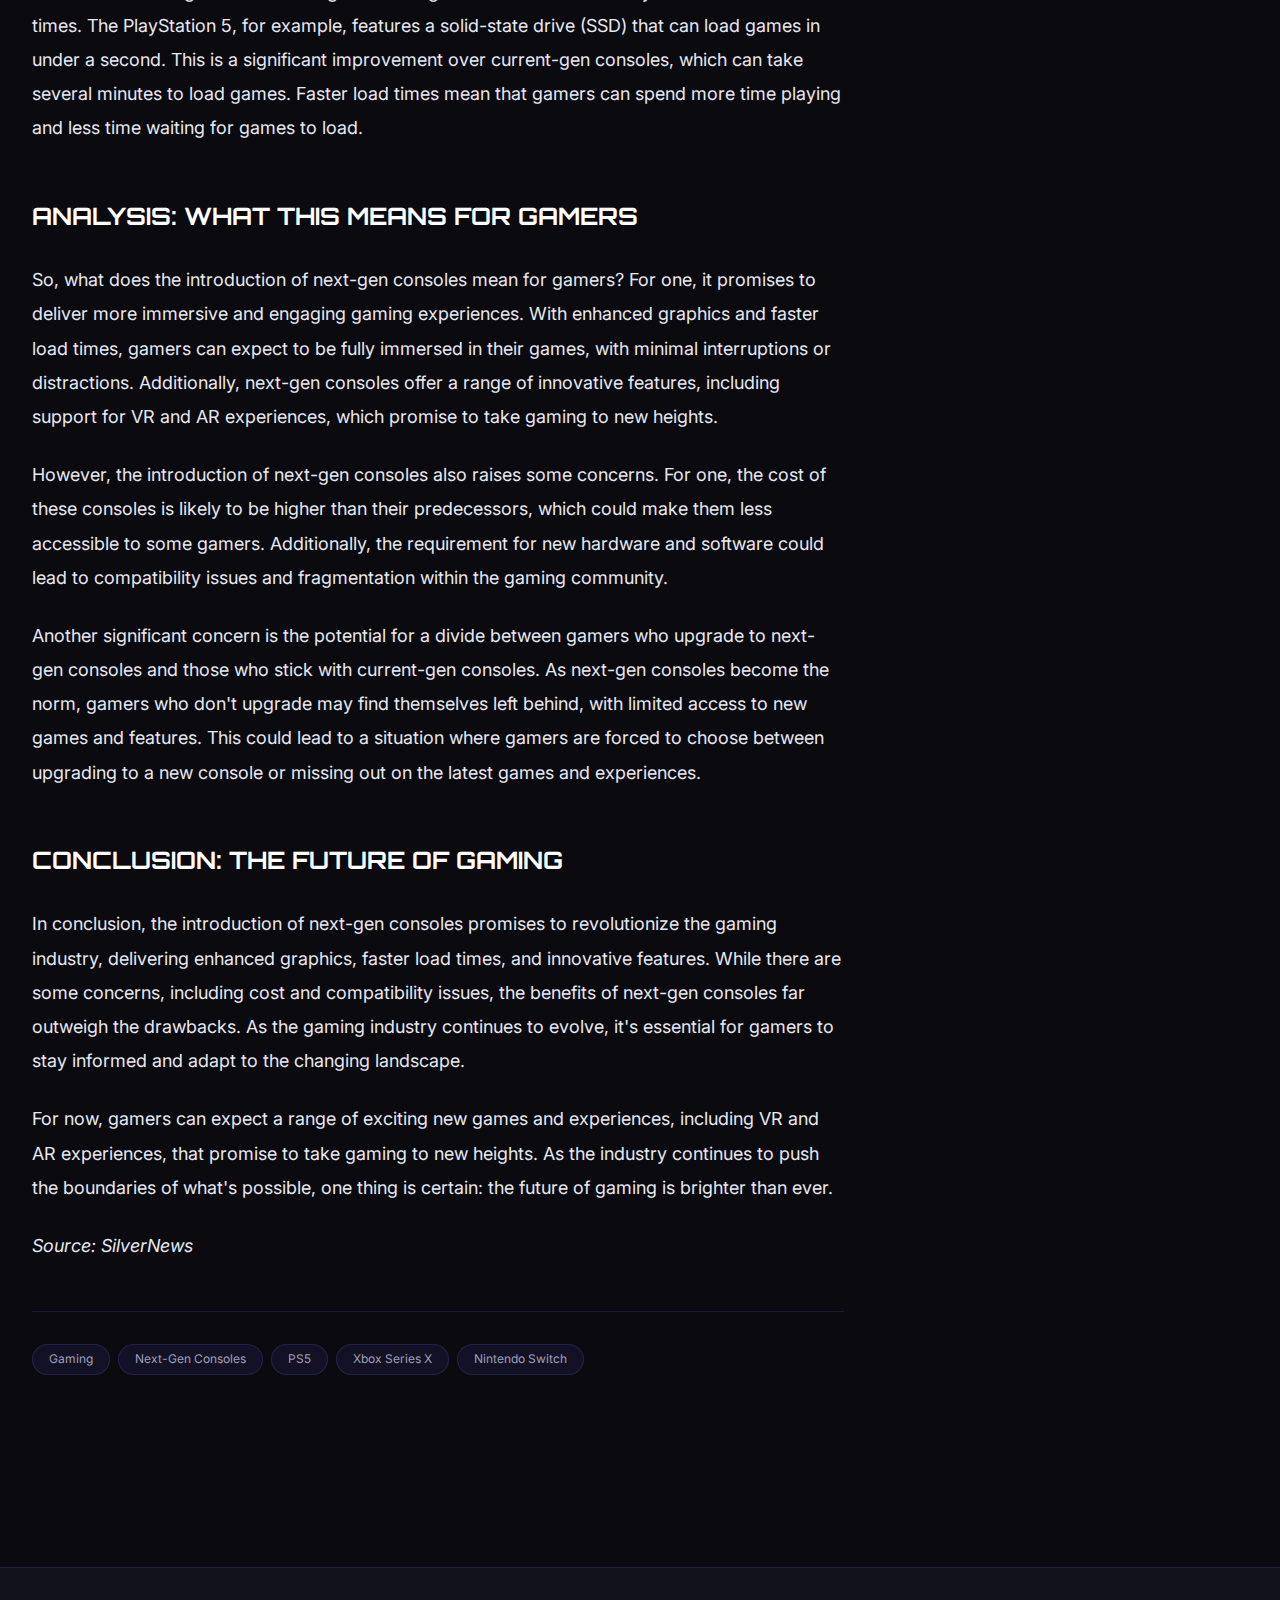
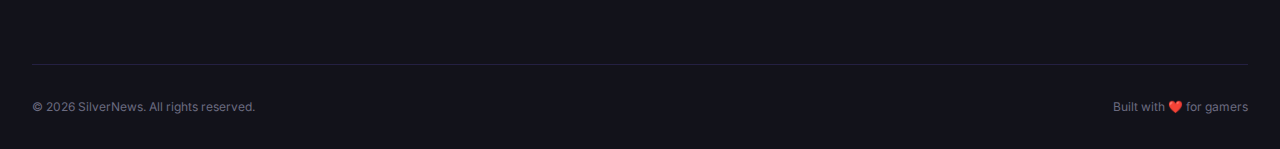
<file: articles/next-gen-consoles-gaming-evolution.html>
<!DOCTYPE html>
<html lang="en">
<head>
    <meta charset="UTF-8">
    <meta name="viewport" content="width=device-width, initial-scale=1.0">
    <title>The Evolution of Gaming: Understanding the Impact of Next-Gen Consoles — SilverNews</title>
    <meta name="description" content="The gaming industry is on the cusp of a revolution with the introduction of next-gen consoles, promising enhanced graphics and immersive experiences. But what does this mean for gamers, and how will it shape the future of the industry?">
    <meta name="author" content="SilverNews">
    <meta name="robots" content="index, follow">
    <link rel="canonical" href="https://mustafa785600.github.io/silvernews/articles/next-gen-consoles-gaming-evolution.html">
    <meta property="og:type" content="article">
    <meta property="og:site_name" content="SilverNews">
    <meta property="og:title" content="The Evolution of Gaming: Understanding the Impact of Next-Gen Consoles">
    <meta property="og:description" content="The gaming industry is on the cusp of a revolution with the introduction of next-gen consoles, promising enhanced graphics and immersive experiences. But what does this mean for gamers, and how will it shape the future of the industry?">
    <meta property="og:url" content="https://mustafa785600.github.io/silvernews/articles/next-gen-consoles-gaming-evolution.html">
    <meta property="article:published_time" content="2026-02-18T11:17:04.748Z">
    <meta property="article:section" content="News">
    <meta property="article:tag" content="Gaming">
    <meta property="article:tag" content="Next-Gen Consoles">
    <meta property="article:tag" content="PS5">
    <meta property="article:tag" content="Xbox Series X">
    <meta property="article:tag" content="Nintendo Switch">
    <meta name="twitter:card" content="summary_large_image">
    <meta name="twitter:title" content="The Evolution of Gaming: Understanding the Impact of Next-Gen Consoles">
    <meta name="twitter:description" content="The gaming industry is on the cusp of a revolution with the introduction of next-gen consoles, promising enhanced graphics and immersive experiences. But what does this mean for gamers, and how will it shape the future of the industry?">
    <script type="application/ld+json">
    {
      "@context":"https://schema.org","@type":"NewsArticle",
      "headline":"The Evolution of Gaming: Understanding the Impact of Next-Gen Consoles","description":"The gaming industry is on the cusp of a revolution with the introduction of next-gen consoles, promising enhanced graphics and immersive experiences. But what does this mean for gamers, and how will it shape the future of the industry?",
      "datePublished":"2026-02-18T11:17:04.748Z","dateModified":"2026-02-18T11:17:04.748Z",
      "author":{"@type":"Organization","name":"SilverNews"},
      "publisher":{"@type":"Organization","name":"SilverNews"},
      "mainEntityOfPage":{"@type":"WebPage","@id":"https://mustafa785600.github.io/silvernews/articles/next-gen-consoles-gaming-evolution.html"}
    }
    </script>
    <link rel="icon" type="image/svg+xml" href="data:image/svg+xml,<svg xmlns='http://www.w3.org/2000/svg' viewBox='0 0 100 100'><text y='.9em' font-size='90'>🎮</text></svg>">
    <link rel="stylesheet" href="../css/style.css">
</head>
<body>
    <div class="bg-particles" id="particles"></div>
    <header class="header scrolled" id="header">
        <div class="header-inner">
            <a href="../index.html" class="logo"><div class="logo-icon">🎮</div><span>SilverNews</span></a>
            <nav class="nav-menu" id="navMenu">
                <a href="../index.html" class="nav-link">Home</a>
                <a href="../category.html" class="nav-link">New Releases</a>
                <a href="../category.html" class="nav-link">Upcoming</a>
                <a href="../category.html" class="nav-link">Reviews</a>
                <a href="#" class="nav-link active">News</a>
            </nav>
            <button class="hamburger" id="hamburger" aria-label="Toggle navigation"><span></span><span></span><span></span></button>
        </div>
    </header>
    <div class="article-header">
        <div class="container">
            <nav class="article-breadcrumbs" aria-label="Breadcrumb">
                <a href="../index.html">Home</a><span class="separator">›</span>
                <a href="../category.html">News</a><span class="separator">›</span>
                <span>The Evolution of Gaming: Understanding t...</span>
            </nav>
            <span class="article-category-tag">📰 News</span>
            <h1 class="article-title">The Evolution of Gaming: Understanding the Impact of Next-Gen Consoles</h1>
            <div class="article-meta-bar">
                <div class="article-author-info">
                    <div class="article-author-avatar"></div>
                    <div class="article-author-details">
                        <span class="article-author-name">SilverNews AI</span>
                        <span class="article-date">February 18, 2026 · 10 min read</span>
                    </div>
                </div>
            </div>
        </div>
    </div>
    <section class="section" style="padding-top:0">
        <div class="container">
            <div class="article-layout">
                <main>
                    <div class="article-content">
                        <p>The gaming industry has come a long way since the introduction of the first home console, the Magnavox Odyssey, in 1972. Over the years, we've seen significant advancements in technology, leading to the development of more powerful and sophisticated consoles. The latest generation of consoles, including the PlayStation 5, Xbox Series X, and Nintendo Switch, promises to take gaming to new heights with enhanced graphics, faster load times, and innovative features.</p>
                        <h2>Background: A Brief History of Consoles</h2>
                        <p>To understand the significance of next-gen consoles, it's essential to look at the history of the industry. The first few generations of consoles, including the Atari 2600 and Intellivision, were relatively simple, with limited graphics and gameplay capabilities. However, with the introduction of the Nintendo Entertainment System (NES) in 1985, the industry began to shift towards more complex and engaging games. The subsequent generations, including the Sega Genesis, Sony PlayStation, and Microsoft Xbox, further pushed the boundaries of what was possible in gaming.</p>
                        <p>The current generation of consoles, including the PlayStation 4, Xbox One, and Nintendo Switch, has seen significant advancements in technology, with the introduction of online gaming, virtual reality (VR), and augmented reality (AR) experiences. However, these consoles are now nearing the end of their lifespan, and gamers are eagerly awaiting the next generation of consoles.</p>
                        <h2>Next-Gen Consoles: What to Expect</h2>
                        <p>The next generation of consoles promises to deliver significant improvements over their predecessors. The PlayStation 5, for example, features a custom AMD Zen 2 CPU, 10.3 teraflops of GPU power, and 8K resolution support. The Xbox Series X, on the other hand, boasts a custom AMD Zen 2 CPU, 12 teraflops of GPU power, and support for ray tracing and variable refresh rates. The Nintendo Switch, while not as powerful as its competitors, offers a unique hybrid gaming experience, allowing players to switch seamlessly between home console and portable modes.</p>
                        <p>One of the most significant advantages of next-gen consoles is their ability to deliver faster load times. The PlayStation 5, for example, features a solid-state drive (SSD) that can load games in under a second. This is a significant improvement over current-gen consoles, which can take several minutes to load games. Faster load times mean that gamers can spend more time playing and less time waiting for games to load.</p>
                        <h2>Analysis: What This Means for Gamers</h2>
                        <p>So, what does the introduction of next-gen consoles mean for gamers? For one, it promises to deliver more immersive and engaging gaming experiences. With enhanced graphics and faster load times, gamers can expect to be fully immersed in their games, with minimal interruptions or distractions. Additionally, next-gen consoles offer a range of innovative features, including support for VR and AR experiences, which promise to take gaming to new heights.</p>
                        <p>However, the introduction of next-gen consoles also raises some concerns. For one, the cost of these consoles is likely to be higher than their predecessors, which could make them less accessible to some gamers. Additionally, the requirement for new hardware and software could lead to compatibility issues and fragmentation within the gaming community.</p>
                        <p>Another significant concern is the potential for a divide between gamers who upgrade to next-gen consoles and those who stick with current-gen consoles. As next-gen consoles become the norm, gamers who don't upgrade may find themselves left behind, with limited access to new games and features. This could lead to a situation where gamers are forced to choose between upgrading to a new console or missing out on the latest games and experiences.</p>
                        <h2>Conclusion: The Future of Gaming</h2>
                        <p>In conclusion, the introduction of next-gen consoles promises to revolutionize the gaming industry, delivering enhanced graphics, faster load times, and innovative features. While there are some concerns, including cost and compatibility issues, the benefits of next-gen consoles far outweigh the drawbacks. As the gaming industry continues to evolve, it's essential for gamers to stay informed and adapt to the changing landscape.</p>
                        <p>For now, gamers can expect a range of exciting new games and experiences, including VR and AR experiences, that promise to take gaming to new heights. As the industry continues to push the boundaries of what's possible, one thing is certain: the future of gaming is brighter than ever.</p>
                        <p><em>Source: <a href="https://www.silvernews.com/next-gen-consoles-gaming-evolution" target="_blank" rel="noopener">SilverNews</a></em></p>
                    </div>
                    <div class="article-tags"><a href="#" class="tag">Gaming</a>
                        <a href="#" class="tag">Next-Gen Consoles</a>
                        <a href="#" class="tag">PS5</a>
                        <a href="#" class="tag">Xbox Series X</a>
                        <a href="#" class="tag">Nintendo Switch</a></div>
                </main>
                <aside class="sidebar">
                    <div class="sidebar-widget"><h3 class="sidebar-title">Tags</h3><div class="tag-cloud"><a href="#" class="tag">Gaming</a>
                        <a href="#" class="tag">Next-Gen Consoles</a>
                        <a href="#" class="tag">PS5</a>
                        <a href="#" class="tag">Xbox Series X</a>
                        <a href="#" class="tag">Nintendo Switch</a></div></div>
                </aside>
            </div>
        </div>
    </section>
    <footer class="footer"><div class="container"><div class="footer-bottom"><span>© 2026 SilverNews. All rights reserved.</span><span>Built with ❤️ for gamers</span></div></div></footer>
    <script src="../js/main.js"></script>
</body>
</html>
</file>
<file: css/style.css>
/* ===================================================
   SilverNews — Gaming Blog Design System
   Dark theme with neon gaming aesthetic
   =================================================== */

/* --- Google Fonts Import --- */
@import url('https://fonts.googleapis.com/css2?family=Inter:wght@300;400;500;600;700;800&family=Orbitron:wght@400;500;600;700;800;900&display=swap');

/* --- CSS Custom Properties (Design Tokens) --- */
:root {
  /* Colors - Dark Theme */
  --bg-primary: #0a0a0f;
  --bg-secondary: #12121a;
  --bg-card: #1a1a2e;
  --bg-card-hover: #222240;
  --bg-glass: rgba(26, 26, 46, 0.7);
  --bg-glass-strong: rgba(26, 26, 46, 0.9);

  /* Accent Colors */
  --accent-primary: #6c5ce7;
  --accent-secondary: #00cec9;
  --accent-neon: #0ff;
  --accent-pink: #fd79a8;
  --accent-orange: #e17055;
  --accent-green: #00b894;
  --accent-gold: #ffeaa7;

  /* Gradients */
  --gradient-hero: linear-gradient(135deg, #6c5ce7 0%, #00cec9 50%, #0ff 100%);
  --gradient-card: linear-gradient(135deg, rgba(108, 92, 231, 0.1) 0%, rgba(0, 206, 201, 0.1) 100%);
  --gradient-button: linear-gradient(135deg, #6c5ce7, #00cec9);
  --gradient-text: linear-gradient(90deg, #6c5ce7, #00cec9, #0ff);
  --gradient-dark: linear-gradient(180deg, #0a0a0f 0%, #12121a 100%);

  /* Text Colors */
  --text-primary: #e8e8f0;
  --text-secondary: #a0a0b8;
  --text-muted: #6b6b80;
  --text-accent: #00cec9;
  --text-white: #ffffff;

  /* Border & Shadow */
  --border-color: rgba(108, 92, 231, 0.2);
  --border-glow: rgba(0, 255, 255, 0.3);
  --shadow-card: 0 8px 32px rgba(0, 0, 0, 0.3);
  --shadow-glow: 0 0 20px rgba(108, 92, 231, 0.3);
  --shadow-neon: 0 0 30px rgba(0, 255, 255, 0.2);

  /* Typography */
  --font-heading: 'Orbitron', sans-serif;
  --font-body: 'Inter', sans-serif;

  /* Font Sizes */
  --fs-xs: 0.75rem;
  --fs-sm: 0.875rem;
  --fs-base: 1rem;
  --fs-md: 1.125rem;
  --fs-lg: 1.25rem;
  --fs-xl: 1.5rem;
  --fs-2xl: 2rem;
  --fs-3xl: 2.5rem;
  --fs-4xl: 3.5rem;
  --fs-5xl: 4.5rem;

  /* Spacing */
  --space-xs: 0.25rem;
  --space-sm: 0.5rem;
  --space-md: 1rem;
  --space-lg: 1.5rem;
  --space-xl: 2rem;
  --space-2xl: 3rem;
  --space-3xl: 4rem;
  --space-4xl: 6rem;

  /* Border Radius */
  --radius-sm: 6px;
  --radius-md: 10px;
  --radius-lg: 16px;
  --radius-xl: 24px;
  --radius-full: 50%;

  /* Transitions */
  --transition-fast: 0.2s ease;
  --transition-base: 0.3s ease;
  --transition-slow: 0.5s ease;
  --transition-spring: 0.4s cubic-bezier(0.175, 0.885, 0.32, 1.275);

  /* Layout */
  --max-width: 1320px;
  --header-height: 72px;
}

/* --- Reset & Base --- */
*,
*::before,
*::after {
  margin: 0;
  padding: 0;
  box-sizing: border-box;
}

html {
  scroll-behavior: smooth;
  -webkit-font-smoothing: antialiased;
  -moz-osx-font-smoothing: grayscale;
}

body {
  font-family: var(--font-body);
  font-size: var(--fs-base);
  color: var(--text-primary);
  background: var(--bg-primary);
  line-height: 1.7;
  overflow-x: hidden;
}

a {
  text-decoration: none;
  color: inherit;
  transition: color var(--transition-fast);
}

a:hover {
  color: var(--accent-secondary);
}

img {
  max-width: 100%;
  height: auto;
  display: block;
}

ul, ol {
  list-style: none;
}

button {
  cursor: pointer;
  border: none;
  outline: none;
  background: none;
  font-family: inherit;
}

/* --- Utility Classes --- */
.container {
  max-width: var(--max-width);
  margin: 0 auto;
  padding: 0 var(--space-xl);
}

.section {
  padding: var(--space-4xl) 0;
}

.section-header {
  display: flex;
  align-items: center;
  justify-content: space-between;
  margin-bottom: var(--space-2xl);
}

.section-title {
  font-family: var(--font-heading);
  font-size: var(--fs-xl);
  font-weight: 700;
  color: var(--text-white);
  text-transform: uppercase;
  letter-spacing: 1px;
  position: relative;
  display: inline-flex;
  align-items: center;
  gap: var(--space-md);
}

.section-title::before {
  content: '';
  width: 4px;
  height: 28px;
  background: var(--gradient-hero);
  border-radius: 2px;
}

.section-link {
  font-family: var(--font-heading);
  font-size: var(--fs-xs);
  color: var(--accent-secondary);
  text-transform: uppercase;
  letter-spacing: 2px;
  display: flex;
  align-items: center;
  gap: var(--space-sm);
  transition: var(--transition-base);
}

.section-link:hover {
  color: var(--accent-neon);
  gap: var(--space-md);
}

.section-link svg {
  width: 16px;
  height: 16px;
  transition: transform var(--transition-base);
}

.section-link:hover svg {
  transform: translateX(4px);
}

.gradient-text {
  background: var(--gradient-text);
  -webkit-background-clip: text;
  -webkit-text-fill-color: transparent;
  background-clip: text;
}

/* --- Animated Background Particles --- */
.bg-particles {
  position: fixed;
  top: 0;
  left: 0;
  width: 100%;
  height: 100%;
  pointer-events: none;
  z-index: 0;
  overflow: hidden;
}

.bg-particles .particle {
  position: absolute;
  width: 2px;
  height: 2px;
  background: var(--accent-primary);
  border-radius: var(--radius-full);
  animation: float-particle linear infinite;
  opacity: 0.3;
}

@keyframes float-particle {
  0% { transform: translateY(100vh) scale(0); opacity: 0; }
  10% { opacity: 0.3; }
  90% { opacity: 0.3; }
  100% { transform: translateY(-10vh) scale(1); opacity: 0; }
}

/* --- Header / Navigation --- */
.header {
  position: fixed;
  top: 0;
  left: 0;
  right: 0;
  height: var(--header-height);
  z-index: 1000;
  transition: background var(--transition-base), box-shadow var(--transition-base);
}

.header.scrolled {
  background: var(--bg-glass-strong);
  backdrop-filter: blur(20px);
  -webkit-backdrop-filter: blur(20px);
  box-shadow: 0 1px 0 var(--border-color), var(--shadow-card);
}

.header-inner {
  max-width: var(--max-width);
  margin: 0 auto;
  padding: 0 var(--space-xl);
  height: 100%;
  display: flex;
  align-items: center;
  justify-content: space-between;
}

.logo {
  display: flex;
  align-items: center;
  gap: var(--space-sm);
  font-family: var(--font-heading);
  font-size: var(--fs-lg);
  font-weight: 800;
  color: var(--text-white);
  text-transform: uppercase;
  letter-spacing: 2px;
}

.logo-icon {
  width: 40px;
  height: 40px;
  background: var(--gradient-hero);
  border-radius: var(--radius-sm);
  display: flex;
  align-items: center;
  justify-content: center;
  font-size: var(--fs-lg);
  box-shadow: var(--shadow-glow);
}

.logo span {
  background: var(--gradient-text);
  -webkit-background-clip: text;
  -webkit-text-fill-color: transparent;
  background-clip: text;
}

.nav-menu {
  display: flex;
  align-items: center;
  gap: var(--space-lg);
}

.nav-link {
  font-size: var(--fs-sm);
  font-weight: 500;
  color: var(--text-secondary);
  text-transform: uppercase;
  letter-spacing: 1px;
  padding: var(--space-sm) 0;
  position: relative;
  transition: color var(--transition-base);
}

.nav-link::after {
  content: '';
  position: absolute;
  bottom: 0;
  left: 0;
  width: 0;
  height: 2px;
  background: var(--gradient-hero);
  transition: width var(--transition-base);
}

.nav-link:hover,
.nav-link.active {
  color: var(--text-white);
}

.nav-link:hover::after,
.nav-link.active::after {
  width: 100%;
}

.nav-search {
  width: 40px;
  height: 40px;
  border-radius: var(--radius-full);
  border: 1px solid var(--border-color);
  display: flex;
  align-items: center;
  justify-content: center;
  color: var(--text-secondary);
  transition: var(--transition-base);
}

.nav-search:hover {
  border-color: var(--accent-primary);
  color: var(--accent-primary);
  box-shadow: var(--shadow-glow);
}

.hamburger {
  display: none;
  flex-direction: column;
  justify-content: center;
  gap: 5px;
  width: 28px;
  height: 28px;
  cursor: pointer;
}

.hamburger span {
  display: block;
  height: 2px;
  background: var(--text-primary);
  border-radius: 2px;
  transition: var(--transition-base);
}

/* --- Hero Section --- */
.hero {
  position: relative;
  min-height: 85vh;
  display: flex;
  align-items: flex-end;
  padding-top: var(--header-height);
  overflow: hidden;
}

.hero-slider {
  position: absolute;
  inset: 0;
  z-index: 1;
}

.hero-slide {
  position: absolute;
  inset: 0;
  opacity: 0;
  transition: opacity 0.8s ease;
}

.hero-slide.active {
  opacity: 1;
}

.hero-slide-image {
  width: 100%;
  height: 100%;
  object-fit: cover;
}

.hero-slide-overlay {
  position: absolute;
  inset: 0;
  background: linear-gradient(
    to top,
    rgba(10, 10, 15, 1) 0%,
    rgba(10, 10, 15, 0.85) 30%,
    rgba(10, 10, 15, 0.4) 60%,
    rgba(10, 10, 15, 0.2) 100%
  );
}

.hero-content {
  position: relative;
  z-index: 2;
  width: 100%;
  padding: var(--space-4xl) 0;
}

.hero-content .container {
  display: flex;
  flex-direction: column;
  gap: var(--space-lg);
}

.hero-badge {
  display: inline-flex;
  align-items: center;
  gap: var(--space-sm);
  padding: var(--space-xs) var(--space-md);
  background: rgba(108, 92, 231, 0.2);
  border: 1px solid rgba(108, 92, 231, 0.4);
  border-radius: var(--radius-xl);
  font-size: var(--fs-xs);
  font-weight: 600;
  color: var(--accent-primary);
  text-transform: uppercase;
  letter-spacing: 2px;
  width: fit-content;
  animation: pulse-badge 2s ease-in-out infinite;
}

@keyframes pulse-badge {
  0%, 100% { box-shadow: 0 0 0 0 rgba(108, 92, 231, 0.3); }
  50% { box-shadow: 0 0 20px 5px rgba(108, 92, 231, 0.1); }
}

.hero-badge .live-dot {
  width: 8px;
  height: 8px;
  background: var(--accent-green);
  border-radius: var(--radius-full);
  animation: blink 1.5s ease-in-out infinite;
}

@keyframes blink {
  0%, 100% { opacity: 1; }
  50% { opacity: 0.3; }
}

.hero-title {
  font-family: var(--font-heading);
  font-size: var(--fs-4xl);
  font-weight: 800;
  color: var(--text-white);
  line-height: 1.15;
  max-width: 750px;
  text-transform: uppercase;
}

.hero-excerpt {
  font-size: var(--fs-md);
  color: var(--text-secondary);
  max-width: 600px;
  line-height: 1.8;
}

.hero-meta {
  display: flex;
  align-items: center;
  gap: var(--space-lg);
  color: var(--text-muted);
  font-size: var(--fs-sm);
}

.hero-meta-item {
  display: flex;
  align-items: center;
  gap: var(--space-xs);
}

.hero-cta {
  display: inline-flex;
  align-items: center;
  gap: var(--space-sm);
  padding: var(--space-md) var(--space-xl);
  background: var(--gradient-button);
  color: var(--text-white);
  font-family: var(--font-heading);
  font-size: var(--fs-sm);
  font-weight: 600;
  letter-spacing: 1px;
  text-transform: uppercase;
  border-radius: var(--radius-md);
  width: fit-content;
  transition: var(--transition-base);
  box-shadow: 0 4px 15px rgba(108, 92, 231, 0.4);
}

.hero-cta:hover {
  transform: translateY(-2px);
  box-shadow: 0 8px 25px rgba(108, 92, 231, 0.5);
  color: var(--text-white);
}

/* Hero Slider Controls */
.hero-controls {
  position: absolute;
  bottom: var(--space-4xl);
  right: var(--space-xl);
  z-index: 10;
  display: flex;
  align-items: center;
  gap: var(--space-md);
}

.hero-dots {
  display: flex;
  gap: var(--space-sm);
}

.hero-dot {
  width: 12px;
  height: 3px;
  border-radius: 2px;
  background: var(--text-muted);
  transition: var(--transition-base);
  cursor: pointer;
}

.hero-dot.active {
  width: 32px;
  background: var(--gradient-hero);
}

.hero-nav-btn {
  width: 40px;
  height: 40px;
  border-radius: var(--radius-full);
  border: 1px solid var(--border-color);
  display: flex;
  align-items: center;
  justify-content: center;
  color: var(--text-secondary);
  transition: var(--transition-base);
  background: var(--bg-glass);
  backdrop-filter: blur(10px);
}

.hero-nav-btn:hover {
  border-color: var(--accent-primary);
  color: var(--text-white);
  box-shadow: var(--shadow-glow);
}

/* --- Trending Ticker --- */
.ticker {
  background: var(--bg-secondary);
  border-top: 1px solid var(--border-color);
  border-bottom: 1px solid var(--border-color);
  padding: var(--space-md) 0;
  overflow: hidden;
}

.ticker-inner {
  display: flex;
  align-items: center;
  gap: var(--space-xl);
}

.ticker-label {
  font-family: var(--font-heading);
  font-size: var(--fs-xs);
  font-weight: 700;
  color: var(--accent-primary);
  text-transform: uppercase;
  letter-spacing: 2px;
  white-space: nowrap;
  display: flex;
  align-items: center;
  gap: var(--space-sm);
  flex-shrink: 0;
}

.ticker-label .icon {
  font-size: var(--fs-md);
}

.ticker-track {
  display: flex;
  gap: var(--space-2xl);
  animation: ticker-scroll 30s linear infinite;
  white-space: nowrap;
}

.ticker-item {
  font-size: var(--fs-sm);
  color: var(--text-secondary);
  white-space: nowrap;
  display: flex;
  align-items: center;
  gap: var(--space-sm);
}

.ticker-item::before {
  content: '◆';
  color: var(--accent-secondary);
  font-size: 6px;
}

.ticker-item:hover {
  color: var(--text-primary);
}

@keyframes ticker-scroll {
  0% { transform: translateX(0); }
  100% { transform: translateX(-50%); }
}

/* --- Article Card --- */
.card {
  position: relative;
  background: var(--bg-card);
  border-radius: var(--radius-lg);
  overflow: hidden;
  border: 1px solid var(--border-color);
  transition: var(--transition-base);
}

.card:hover {
  transform: translateY(-4px);
  border-color: rgba(108, 92, 231, 0.4);
  box-shadow: var(--shadow-glow);
}

.card-image-wrap {
  position: relative;
  overflow: hidden;
  aspect-ratio: 16/9;
}

.card-image {
  width: 100%;
  height: 100%;
  object-fit: cover;
  transition: transform var(--transition-slow);
}

.card:hover .card-image {
  transform: scale(1.05);
}

.card-category {
  position: absolute;
  top: var(--space-md);
  left: var(--space-md);
  padding: var(--space-xs) var(--space-md);
  background: var(--bg-glass);
  backdrop-filter: blur(10px);
  border: 1px solid var(--border-color);
  border-radius: var(--radius-sm);
  font-size: var(--fs-xs);
  font-weight: 600;
  color: var(--accent-secondary);
  text-transform: uppercase;
  letter-spacing: 1px;
}

.card-body {
  padding: var(--space-lg);
  display: flex;
  flex-direction: column;
  gap: var(--space-sm);
}

.card-title {
  font-family: var(--font-heading);
  font-size: var(--fs-base);
  font-weight: 700;
  color: var(--text-white);
  line-height: 1.4;
  display: -webkit-box;
  -webkit-line-clamp: 2;
  -webkit-box-orient: vertical;
  overflow: hidden;
  transition: color var(--transition-fast);
}

.card:hover .card-title {
  color: var(--accent-secondary);
}

.card-excerpt {
  font-size: var(--fs-sm);
  color: var(--text-secondary);
  line-height: 1.6;
  display: -webkit-box;
  -webkit-line-clamp: 2;
  -webkit-box-orient: vertical;
  overflow: hidden;
}

.card-meta {
  display: flex;
  align-items: center;
  justify-content: space-between;
  margin-top: var(--space-sm);
  padding-top: var(--space-sm);
  border-top: 1px solid var(--border-color);
  font-size: var(--fs-xs);
  color: var(--text-muted);
}

.card-author {
  display: flex;
  align-items: center;
  gap: var(--space-sm);
}

.card-author-avatar {
  width: 24px;
  height: 24px;
  border-radius: var(--radius-full);
  background: var(--gradient-hero);
}

/* Card Variants */
.card--featured {
  grid-column: span 2;
  display: grid;
  grid-template-columns: 1.2fr 1fr;
}

.card--featured .card-image-wrap {
  aspect-ratio: auto;
  min-height: 350px;
}

.card--featured .card-body {
  padding: var(--space-2xl);
  justify-content: center;
}

.card--featured .card-title {
  font-size: var(--fs-xl);
  -webkit-line-clamp: 3;
}

.card--featured .card-excerpt {
  -webkit-line-clamp: 3;
}

.card--horizontal {
  display: grid;
  grid-template-columns: 160px 1fr;
  border-radius: var(--radius-md);
}

.card--horizontal .card-image-wrap {
  aspect-ratio: auto;
  min-height: 120px;
}

.card--horizontal .card-body {
  padding: var(--space-md);
}

.card--horizontal .card-title {
  font-size: var(--fs-sm);
}

/* --- Latest News Grid --- */
.news-grid {
  display: grid;
  grid-template-columns: repeat(3, 1fr);
  gap: var(--space-xl);
}

/* --- Upcoming Games --- */
.upcoming-grid {
  display: grid;
  grid-template-columns: repeat(4, 1fr);
  gap: var(--space-lg);
}

.game-card {
  position: relative;
  border-radius: var(--radius-lg);
  overflow: hidden;
  border: 1px solid var(--border-color);
  transition: var(--transition-base);
  cursor: pointer;
}

.game-card:hover {
  transform: translateY(-6px) scale(1.02);
  border-color: var(--accent-primary);
  box-shadow: var(--shadow-glow), var(--shadow-neon);
}

.game-card-image {
  width: 100%;
  aspect-ratio: 3/4;
  object-fit: cover;
  transition: transform var(--transition-slow);
}

.game-card:hover .game-card-image {
  transform: scale(1.08);
}

.game-card-overlay {
  position: absolute;
  inset: 0;
  background: linear-gradient(to top, rgba(10, 10, 15, 0.95) 0%, transparent 50%);
  padding: var(--space-lg);
  display: flex;
  flex-direction: column;
  justify-content: flex-end;
  gap: var(--space-xs);
}

.game-card-date {
  font-family: var(--font-heading);
  font-size: var(--fs-xs);
  color: var(--accent-secondary);
  text-transform: uppercase;
  letter-spacing: 2px;
}

.game-card-title {
  font-family: var(--font-heading);
  font-size: var(--fs-sm);
  font-weight: 700;
  color: var(--text-white);
}

.game-card-platforms {
  display: flex;
  gap: var(--space-sm);
  margin-top: var(--space-xs);
}

.platform-tag {
  padding: 2px 8px;
  background: rgba(255, 255, 255, 0.1);
  border-radius: 4px;
  font-size: 10px;
  color: var(--text-secondary);
  text-transform: uppercase;
  letter-spacing: 1px;
}

/* --- Interview / Featured Section --- */
.interview-grid {
  display: grid;
  grid-template-columns: repeat(2, 1fr);
  gap: var(--space-xl);
}

.interview-card {
  display: grid;
  grid-template-columns: 120px 1fr;
  gap: var(--space-lg);
  padding: var(--space-xl);
  background: var(--bg-card);
  border-radius: var(--radius-lg);
  border: 1px solid var(--border-color);
  transition: var(--transition-base);
}

.interview-card:hover {
  border-color: var(--accent-pink);
  box-shadow: 0 0 30px rgba(253, 121, 168, 0.15);
}

.interview-avatar {
  width: 120px;
  height: 120px;
  border-radius: var(--radius-lg);
  object-fit: cover;
  border: 2px solid var(--border-color);
}

.interview-info {
  display: flex;
  flex-direction: column;
  gap: var(--space-sm);
}

.interview-label {
  font-family: var(--font-heading);
  font-size: var(--fs-xs);
  color: var(--accent-pink);
  text-transform: uppercase;
  letter-spacing: 2px;
}

.interview-name {
  font-family: var(--font-heading);
  font-size: var(--fs-lg);
  font-weight: 700;
  color: var(--text-white);
}

.interview-role {
  font-size: var(--fs-sm);
  color: var(--text-muted);
}

.interview-excerpt {
  font-size: var(--fs-sm);
  color: var(--text-secondary);
  line-height: 1.6;
  font-style: italic;
}

/* --- Newsletter Section --- */
.newsletter {
  position: relative;
  padding: var(--space-4xl) 0;
  text-align: center;
  overflow: hidden;
}

.newsletter-bg {
  position: absolute;
  inset: 0;
  background: var(--gradient-card);
  border-top: 1px solid var(--border-color);
  border-bottom: 1px solid var(--border-color);
}

.newsletter-bg::before {
  content: '';
  position: absolute;
  top: 50%;
  left: 50%;
  transform: translate(-50%, -50%);
  width: 600px;
  height: 600px;
  background: radial-gradient(circle, rgba(108, 92, 231, 0.1) 0%, transparent 70%);
}

.newsletter-content {
  position: relative;
  z-index: 1;
  max-width: 600px;
  margin: 0 auto;
}

.newsletter-title {
  font-family: var(--font-heading);
  font-size: var(--fs-2xl);
  font-weight: 800;
  color: var(--text-white);
  text-transform: uppercase;
  margin-bottom: var(--space-md);
}

.newsletter-text {
  color: var(--text-secondary);
  margin-bottom: var(--space-xl);
}

.newsletter-form {
  display: flex;
  gap: var(--space-md);
  max-width: 480px;
  margin: 0 auto;
}

.newsletter-input {
  flex: 1;
  padding: var(--space-md) var(--space-lg);
  background: var(--bg-card);
  border: 1px solid var(--border-color);
  border-radius: var(--radius-md);
  color: var(--text-primary);
  font-family: var(--font-body);
  font-size: var(--fs-sm);
  outline: none;
  transition: border-color var(--transition-base);
}

.newsletter-input::placeholder {
  color: var(--text-muted);
}

.newsletter-input:focus {
  border-color: var(--accent-primary);
  box-shadow: var(--shadow-glow);
}

.newsletter-btn {
  padding: var(--space-md) var(--space-xl);
  background: var(--gradient-button);
  color: var(--text-white);
  font-family: var(--font-heading);
  font-size: var(--fs-xs);
  font-weight: 700;
  text-transform: uppercase;
  letter-spacing: 2px;
  border-radius: var(--radius-md);
  transition: var(--transition-base);
  white-space: nowrap;
}

.newsletter-btn:hover {
  box-shadow: 0 0 30px rgba(108, 92, 231, 0.4);
  transform: translateY(-2px);
}

/* --- Sidebar (for category page) --- */
.sidebar {
  display: flex;
  flex-direction: column;
  gap: var(--space-xl);
}

.sidebar-widget {
  background: var(--bg-card);
  border-radius: var(--radius-lg);
  border: 1px solid var(--border-color);
  padding: var(--space-xl);
}

.sidebar-title {
  font-family: var(--font-heading);
  font-size: var(--fs-sm);
  font-weight: 700;
  color: var(--text-white);
  text-transform: uppercase;
  letter-spacing: 1px;
  margin-bottom: var(--space-lg);
  padding-bottom: var(--space-md);
  border-bottom: 1px solid var(--border-color);
}

.tag-cloud {
  display: flex;
  flex-wrap: wrap;
  gap: var(--space-sm);
}

.tag {
  padding: var(--space-xs) var(--space-md);
  background: rgba(108, 92, 231, 0.1);
  border: 1px solid var(--border-color);
  border-radius: var(--radius-xl);
  font-size: var(--fs-xs);
  color: var(--text-secondary);
  transition: var(--transition-base);
}

.tag:hover {
  background: rgba(108, 92, 231, 0.3);
  border-color: var(--accent-primary);
  color: var(--text-white);
}

/* --- Footer --- */
.footer {
  background: var(--bg-secondary);
  border-top: 1px solid var(--border-color);
  padding: var(--space-4xl) 0 var(--space-xl);
}

.footer-grid {
  display: grid;
  grid-template-columns: 2fr 1fr 1fr 1fr;
  gap: var(--space-3xl);
  margin-bottom: var(--space-3xl);
}

.footer-brand {
  display: flex;
  flex-direction: column;
  gap: var(--space-md);
}

.footer-brand .logo {
  font-size: var(--fs-xl);
}

.footer-brand p {
  color: var(--text-secondary);
  font-size: var(--fs-sm);
  max-width: 320px;
}

.footer-socials {
  display: flex;
  gap: var(--space-md);
  margin-top: var(--space-md);
}

.social-link {
  width: 40px;
  height: 40px;
  border-radius: var(--radius-full);
  border: 1px solid var(--border-color);
  display: flex;
  align-items: center;
  justify-content: center;
  color: var(--text-secondary);
  transition: var(--transition-base);
  font-size: var(--fs-md);
}

.social-link:hover {
  border-color: var(--accent-primary);
  color: var(--accent-primary);
  box-shadow: var(--shadow-glow);
  transform: translateY(-2px);
}

.footer-column h4 {
  font-family: var(--font-heading);
  font-size: var(--fs-xs);
  font-weight: 700;
  color: var(--text-white);
  text-transform: uppercase;
  letter-spacing: 2px;
  margin-bottom: var(--space-lg);
}

.footer-column ul {
  display: flex;
  flex-direction: column;
  gap: var(--space-md);
}

.footer-column a {
  font-size: var(--fs-sm);
  color: var(--text-secondary);
  transition: color var(--transition-fast);
}

.footer-column a:hover {
  color: var(--accent-secondary);
}

.footer-bottom {
  padding-top: var(--space-xl);
  border-top: 1px solid var(--border-color);
  display: flex;
  align-items: center;
  justify-content: space-between;
  font-size: var(--fs-xs);
  color: var(--text-muted);
}

/* --- Article Page Styles --- */
.article-header {
  padding-top: calc(var(--header-height) + var(--space-3xl));
  padding-bottom: var(--space-2xl);
}

.article-breadcrumbs {
  display: flex;
  align-items: center;
  gap: var(--space-sm);
  font-size: var(--fs-sm);
  color: var(--text-muted);
  margin-bottom: var(--space-xl);
}

.article-breadcrumbs a {
  color: var(--text-secondary);
}

.article-breadcrumbs a:hover {
  color: var(--accent-secondary);
}

.article-breadcrumbs .separator {
  color: var(--text-muted);
  font-size: var(--fs-xs);
}

.article-category-tag {
  display: inline-flex;
  padding: var(--space-xs) var(--space-md);
  background: rgba(108, 92, 231, 0.15);
  border: 1px solid rgba(108, 92, 231, 0.3);
  border-radius: var(--radius-xl);
  font-size: var(--fs-xs);
  font-weight: 600;
  color: var(--accent-primary);
  text-transform: uppercase;
  letter-spacing: 2px;
  margin-bottom: var(--space-lg);
}

.article-title {
  font-family: var(--font-heading);
  font-size: var(--fs-3xl);
  font-weight: 800;
  color: var(--text-white);
  line-height: 1.2;
  text-transform: uppercase;
  margin-bottom: var(--space-lg);
  max-width: 800px;
}

.article-meta-bar {
  display: flex;
  align-items: center;
  gap: var(--space-xl);
  padding-bottom: var(--space-xl);
  border-bottom: 1px solid var(--border-color);
}

.article-author-info {
  display: flex;
  align-items: center;
  gap: var(--space-md);
}

.article-author-avatar {
  width: 44px;
  height: 44px;
  border-radius: var(--radius-full);
  background: var(--gradient-hero);
}

.article-author-details {
  display: flex;
  flex-direction: column;
}

.article-author-name {
  font-weight: 600;
  color: var(--text-white);
  font-size: var(--fs-sm);
}

.article-date {
  font-size: var(--fs-xs);
  color: var(--text-muted);
}

.article-stats {
  display: flex;
  align-items: center;
  gap: var(--space-lg);
  margin-left: auto;
  font-size: var(--fs-sm);
  color: var(--text-muted);
}

.article-stat {
  display: flex;
  align-items: center;
  gap: var(--space-xs);
}

/* Article Content */
.article-layout {
  display: grid;
  grid-template-columns: 1fr 340px;
  gap: var(--space-3xl);
  padding-bottom: var(--space-4xl);
}

.article-featured-image {
  width: 100%;
  border-radius: var(--radius-lg);
  margin-bottom: var(--space-2xl);
  aspect-ratio: 16/9;
  object-fit: cover;
  border: 1px solid var(--border-color);
}

.article-content {
  font-size: var(--fs-md);
  line-height: 1.9;
  color: var(--text-primary);
}

.article-content h2 {
  font-family: var(--font-heading);
  font-size: var(--fs-xl);
  font-weight: 700;
  color: var(--text-white);
  margin: var(--space-2xl) 0 var(--space-lg);
  text-transform: uppercase;
}

.article-content h3 {
  font-family: var(--font-heading);
  font-size: var(--fs-lg);
  font-weight: 600;
  color: var(--text-white);
  margin: var(--space-xl) 0 var(--space-md);
}

.article-content p {
  margin-bottom: var(--space-lg);
}

.article-content blockquote {
  border-left: 3px solid var(--accent-primary);
  padding: var(--space-lg) var(--space-xl);
  background: rgba(108, 92, 231, 0.1);
  border-radius: 0 var(--radius-md) var(--radius-md) 0;
  margin: var(--space-xl) 0;
  font-style: italic;
  color: var(--text-secondary);
}

.article-content ul, .article-content ol {
  padding-left: var(--space-xl);
  margin-bottom: var(--space-lg);
}

.article-content li {
  margin-bottom: var(--space-sm);
  list-style: disc;
  color: var(--text-secondary);
}

.article-tags {
  display: flex;
  flex-wrap: wrap;
  gap: var(--space-sm);
  margin-top: var(--space-2xl);
  padding-top: var(--space-xl);
  border-top: 1px solid var(--border-color);
}

/* --- Category Page --- */
.category-header {
  padding-top: calc(var(--header-height) + var(--space-3xl));
  padding-bottom: var(--space-2xl);
  text-align: center;
}

.category-title {
  font-family: var(--font-heading);
  font-size: var(--fs-3xl);
  font-weight: 800;
  color: var(--text-white);
  text-transform: uppercase;
  margin-bottom: var(--space-md);
}

.category-description {
  color: var(--text-secondary);
  max-width: 600px;
  margin: 0 auto;
}

.category-layout {
  display: grid;
  grid-template-columns: 1fr 320px;
  gap: var(--space-3xl);
  padding-bottom: var(--space-4xl);
}

.category-articles {
  display: flex;
  flex-direction: column;
  gap: var(--space-xl);
}

/* Filter Bar */
.filter-bar {
  display: flex;
  align-items: center;
  gap: var(--space-md);
  margin-bottom: var(--space-2xl);
  flex-wrap: wrap;
}

.filter-btn {
  padding: var(--space-sm) var(--space-lg);
  background: var(--bg-card);
  border: 1px solid var(--border-color);
  border-radius: var(--radius-xl);
  color: var(--text-secondary);
  font-size: var(--fs-sm);
  transition: var(--transition-base);
}

.filter-btn.active,
.filter-btn:hover {
  background: rgba(108, 92, 231, 0.2);
  border-color: var(--accent-primary);
  color: var(--text-white);
}

/* Pagination */
.pagination {
  display: flex;
  align-items: center;
  justify-content: center;
  gap: var(--space-sm);
  margin-top: var(--space-2xl);
}

.page-btn {
  width: 40px;
  height: 40px;
  border-radius: var(--radius-md);
  border: 1px solid var(--border-color);
  display: flex;
  align-items: center;
  justify-content: center;
  color: var(--text-secondary);
  font-size: var(--fs-sm);
  font-weight: 500;
  background: var(--bg-card);
  transition: var(--transition-base);
}

.page-btn:hover,
.page-btn.active {
  background: var(--accent-primary);
  border-color: var(--accent-primary);
  color: var(--text-white);
}

/* --- Animations (Scroll Reveal) --- */
.reveal {
  opacity: 0;
  transform: translateY(30px);
  transition: opacity 0.6s ease, transform 0.6s ease;
}

.reveal.visible {
  opacity: 1;
  transform: translateY(0);
}

/* --- Responsive Design --- */
@media (max-width: 1200px) {
  .news-grid {
    grid-template-columns: repeat(2, 1fr);
  }

  .card--featured {
    grid-column: span 2;
  }

  .upcoming-grid {
    grid-template-columns: repeat(3, 1fr);
  }

  .footer-grid {
    grid-template-columns: 1fr 1fr;
    gap: var(--space-2xl);
  }
}

@media (max-width: 992px) {
  :root {
    --fs-4xl: 2.5rem;
    --fs-3xl: 2rem;
    --fs-2xl: 1.5rem;
  }

  .article-layout,
  .category-layout {
    grid-template-columns: 1fr;
  }

  .interview-grid {
    grid-template-columns: 1fr;
  }

  .hero-controls {
    display: none;
  }
}

@media (max-width: 768px) {
  :root {
    --fs-4xl: 2rem;
    --fs-3xl: 1.75rem;
  }

  .hamburger {
    display: flex;
  }

  .nav-menu {
    position: fixed;
    top: var(--header-height);
    left: 0;
    right: 0;
    bottom: 0;
    background: var(--bg-glass-strong);
    backdrop-filter: blur(20px);
    -webkit-backdrop-filter: blur(20px);
    flex-direction: column;
    align-items: center;
    justify-content: center;
    gap: var(--space-2xl);
    transform: translateX(100%);
    transition: transform var(--transition-base);
    z-index: 999;
  }

  .nav-menu.open {
    transform: translateX(0);
  }

  .nav-link {
    font-size: var(--fs-lg);
  }

  .news-grid {
    grid-template-columns: 1fr;
  }

  .card--featured {
    grid-column: span 1;
    grid-template-columns: 1fr;
  }

  .card--featured .card-image-wrap {
    min-height: 200px;
  }

  .upcoming-grid {
    grid-template-columns: repeat(2, 1fr);
  }

  .newsletter-form {
    flex-direction: column;
  }

  .footer-grid {
    grid-template-columns: 1fr;
    gap: var(--space-2xl);
  }

  .footer-bottom {
    flex-direction: column;
    gap: var(--space-md);
    text-align: center;
  }

  .article-meta-bar {
    flex-direction: column;
    align-items: flex-start;
  }

  .article-stats {
    margin-left: 0;
  }

  .filter-bar {
    overflow-x: auto;
    flex-wrap: nowrap;
    -webkit-overflow-scrolling: touch;
    padding-bottom: var(--space-sm);
  }

  .filter-btn {
    white-space: nowrap;
    flex-shrink: 0;
  }
}

@media (max-width: 480px) {
  :root {
    --fs-4xl: 1.75rem;
  }

  .container {
    padding: 0 var(--space-md);
  }

  .upcoming-grid {
    grid-template-columns: 1fr;
  }

  .interview-card {
    grid-template-columns: 1fr;
    text-align: center;
  }

  .interview-avatar {
    margin: 0 auto;
  }
}

/* --- Scrollbar --- */
::-webkit-scrollbar {
  width: 8px;
}

::-webkit-scrollbar-track {
  background: var(--bg-primary);
}

::-webkit-scrollbar-thumb {
  background: var(--bg-card);
  border-radius: 4px;
}

::-webkit-scrollbar-thumb:hover {
  background: var(--accent-primary);
}

/* --- Selection --- */
::selection {
  background: rgba(108, 92, 231, 0.3);
  color: var(--text-white);
}
</file>
